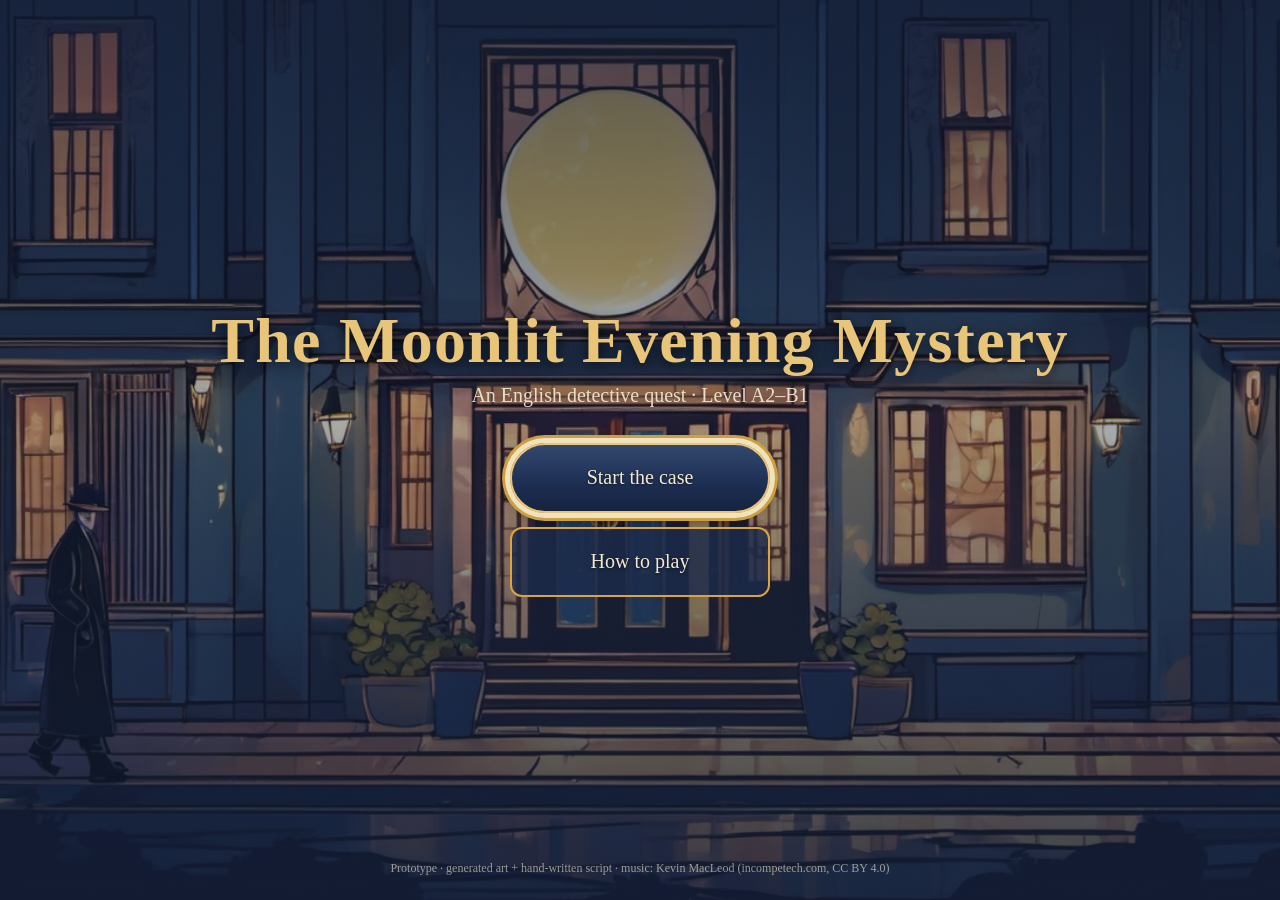
<file: index.html>
<!DOCTYPE html>
<html lang="en">
<head>
<meta charset="UTF-8">
<meta name="viewport" content="width=device-width, initial-scale=1.0">
<title>The Moonlit Evening Mystery — English detective quest</title>
<link rel="icon" href="assets/UI_logo_emblem.png">
<link rel="stylesheet" href="style.css?v=11">
</head>
<body>

<!-- ===== Title screen ===== -->
<section id="titleScreen" class="screen">
  <img class="bg-img" src="assets/UI_title.png" alt="">
  <div class="title-overlay">
    <h1>The Moonlit Evening Mystery</h1>
    <p class="subtitle">An English detective quest · Level A2–B1</p>
    <div class="title-buttons">
      <button id="btnStart" class="big-btn">Start the case</button>
      <button id="btnContinue" class="big-btn ghost" hidden>Continue</button>
      <button id="btnAbout" class="big-btn ghost">How to play</button>
    </div>
    <p class="credits">Prototype · generated art + hand-written script · music: Kevin MacLeod (incompetech.com, CC BY 4.0)</p>
  </div>
</section>

<!-- ===== Game screen ===== -->
<section id="gameScreen" class="screen" hidden>
  <div id="bgLayer">
    <img id="bg" alt="">
    <div id="hotspots"></div>
  </div>
  <div id="sprites"></div>

  <header id="topbar">
    <button id="btnHome" class="icon-btn" title="Back to title">
      <svg viewBox="0 0 24 24" width="22" height="22"><path fill="currentColor" d="M12 3 2 12h3v8h6v-5h2v5h6v-8h3z"/></svg>
    </button>
    <div id="chapterLabel"></div>
    <div class="topbar-right">
      <button id="btnMusic" class="icon-btn" title="Music on/off">
        <svg viewBox="0 0 24 24" width="22" height="22"><path fill="currentColor" d="M12 3v10.55A4 4 0 1 0 14 17V7h4V3h-6z"/></svg>
      </button>
      <button id="btnNotebook" class="icon-btn" title="Detective notebook">
        <svg viewBox="0 0 24 24" width="22" height="22"><path fill="currentColor" d="M6 2h11a2 2 0 0 1 2 2v16a2 2 0 0 1-2 2H6a2 2 0 0 1-2-2V4a2 2 0 0 1 2-2zm1 3v2h8V5H7zm0 4v2h8V9H7zm0 4v2h5v-2H7z"/></svg>
      </button>
      <button id="btnWatsonTop" class="icon-btn img-btn" title="Watson's hint">
        <img src="assets/UI_owl_hint.png" alt="Hints">
      </button>
      <button id="btnLang" class="icon-btn img-btn" title="Show Russian translation">
        <img src="assets/UI_translate_button.png" alt="Translate">
      </button>
    </div>
  </header>

  <div id="chapterCard"></div>

  <div id="choices"></div>

  <div id="dialogue" hidden>
    <div id="nameplate" hidden></div>
    <p id="lineText" class="line"></p>
    <p id="lineRu" class="ru-line" hidden></p>
    <button id="btnNext" title="Next" hidden>&#9660;</button>
  </div>

  <div id="watsonPopup" class="modal" hidden>
    <div class="modal-card watson-card">
      <img src="assets/CH_watson_owl.png" alt="Watson">
      <div>
        <h3>Watson says</h3>
        <p id="watsonText"></p>
      </div>
      <button id="watsonClose" class="big-btn small">Got it</button>
    </div>
  </div>

  <div id="notebookPanel" class="side-panel" hidden>
    <div class="side-head">
      <h2>Detective Notebook</h2>
      <button id="notebookClose" class="big-btn small">Close</button>
    </div>
    <div id="notebookBody"></div>
  </div>

  <div id="taskPanel" class="modal" hidden>
    <div class="modal-card task-card">
      <h3 id="taskTitle"></h3>
      <p class="task-hint" id="taskHint"></p>
      <div id="taskBody"></div>
    </div>
  </div>

  <div id="toast" class="toast" hidden></div>
</section>

<!-- ===== End screen ===== -->
<section id="endScreen" class="screen" hidden>
  <img class="bg-img" src="assets/SC_final_group.png" alt="">
  <div class="end-overlay">
    <h1>Case Closed</h1>
    <p class="subtitle">You found the painting and named the thief.</p>
    <div id="endBadges" class="badges"></div>
    <div class="title-buttons">
      <button id="btnRestart" class="big-btn">Play again</button>
      <button id="btnEndTitle" class="big-btn ghost">Title screen</button>
    </div>
  </div>
</section>

<!-- About modal (title screen) -->
<div id="aboutModal" class="modal" hidden>
  <div class="modal-card">
    <h3>How to play</h3>
    <p>Read the dialogue and choose the best answer. If you make a mistake, Watson the owl explains the rule — and you can try again.</p>
    <p>In clue scenes, move the magnifying glass over the picture and click on suspicious things.</p>
    <p>The notebook keeps your clues. The globe button shows the Russian translation of the current line.</p>
    <p class="ru">Читай диалоги и выбирай лучший ответ. Сова Уотсон объяснит ошибку — попробовать можно снова. В сценах поиска кликай по подозрительным местам. Блокнот хранит улики, кнопка с глобусом — перевод.</p>
    <button id="btnAboutClose" class="big-btn small">Got it</button>
  </div>
</div>

<script src="js/story.js?v=11"></script>
<script src="js/app.js?v=11"></script>
</body>
</html>
</file>
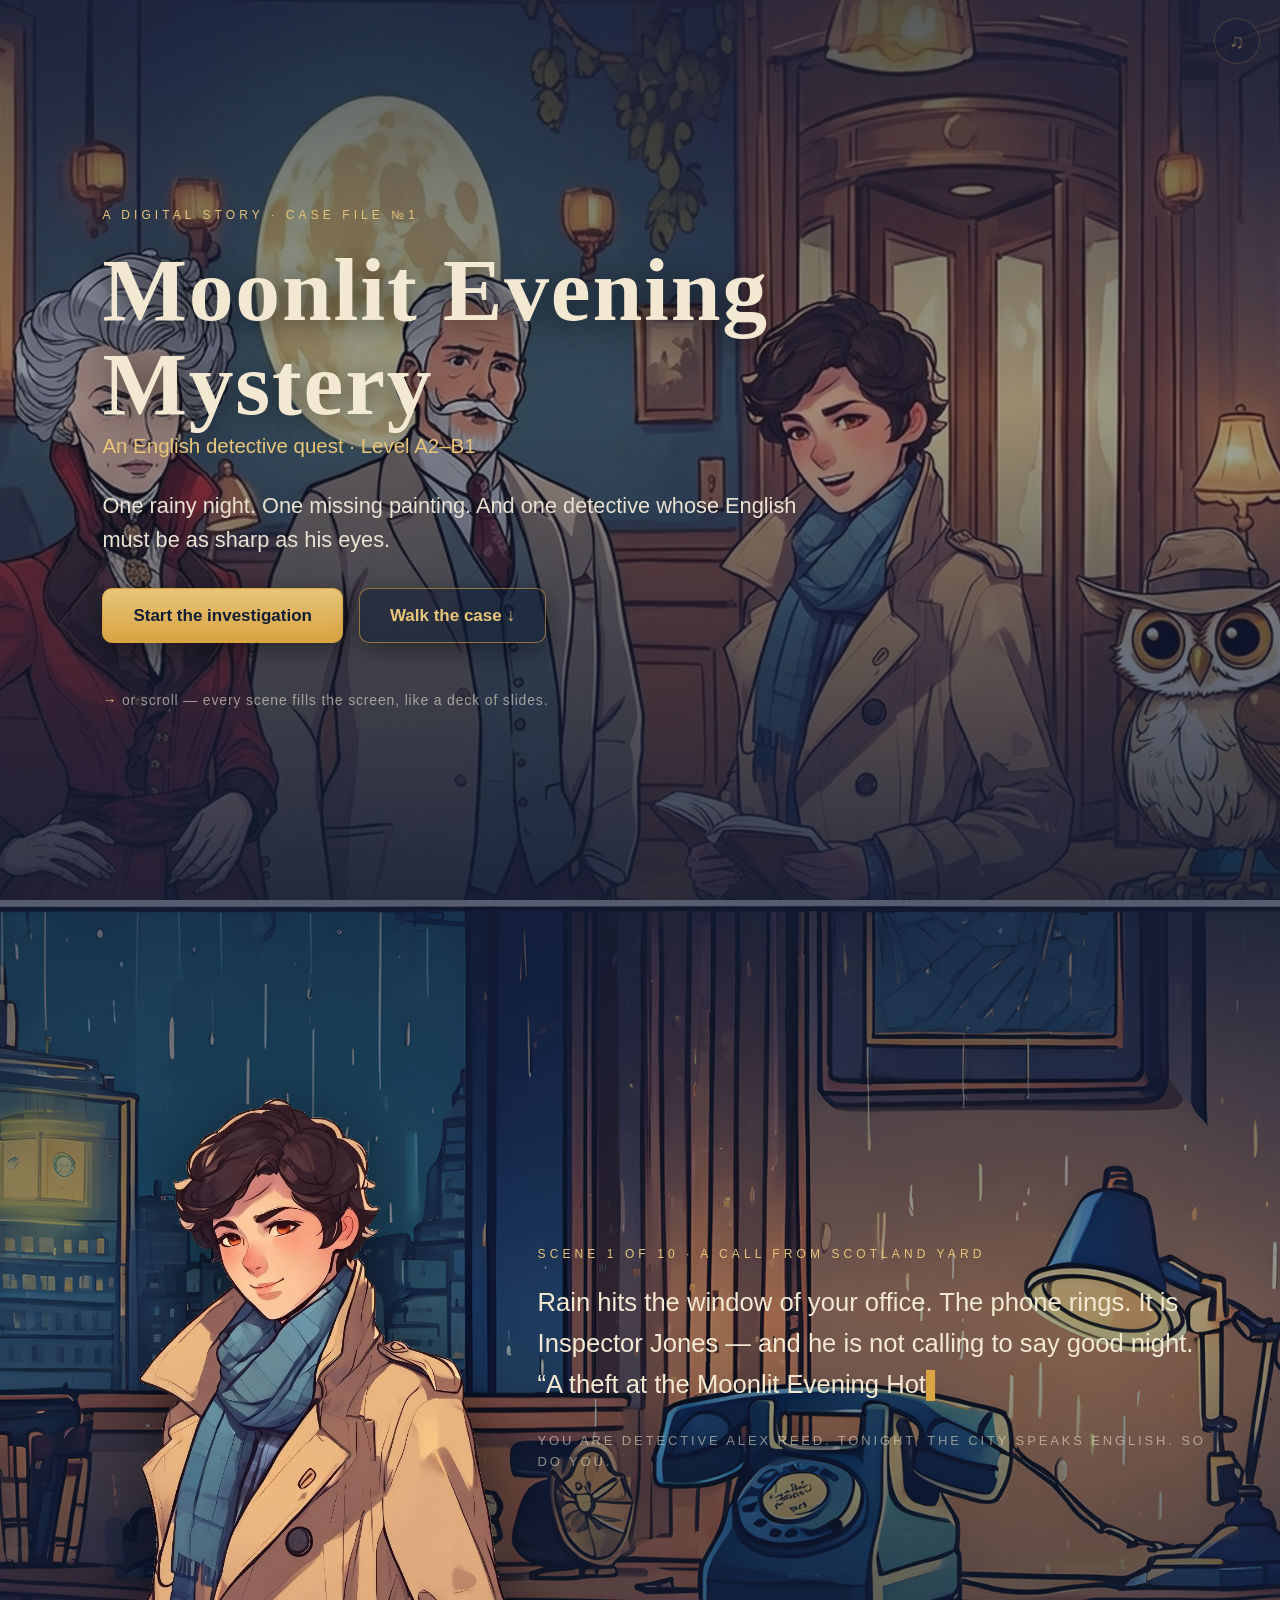
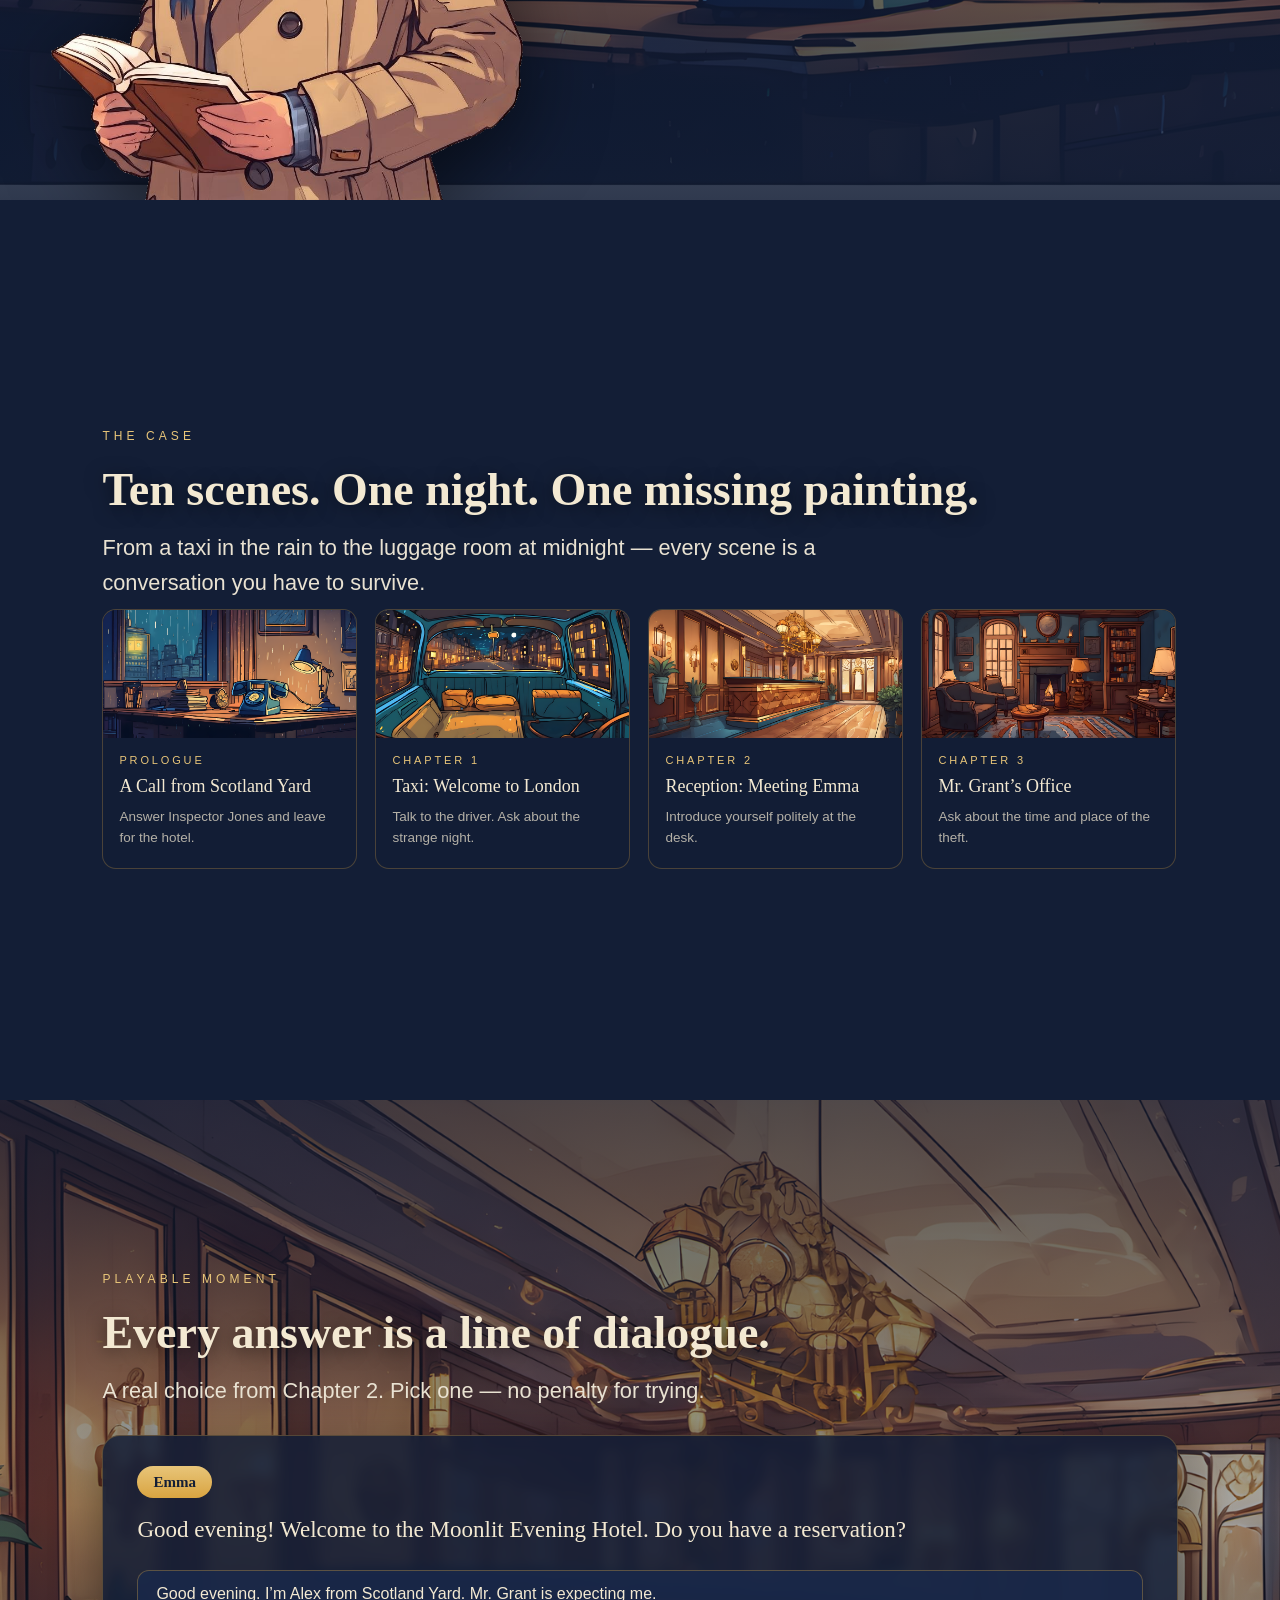
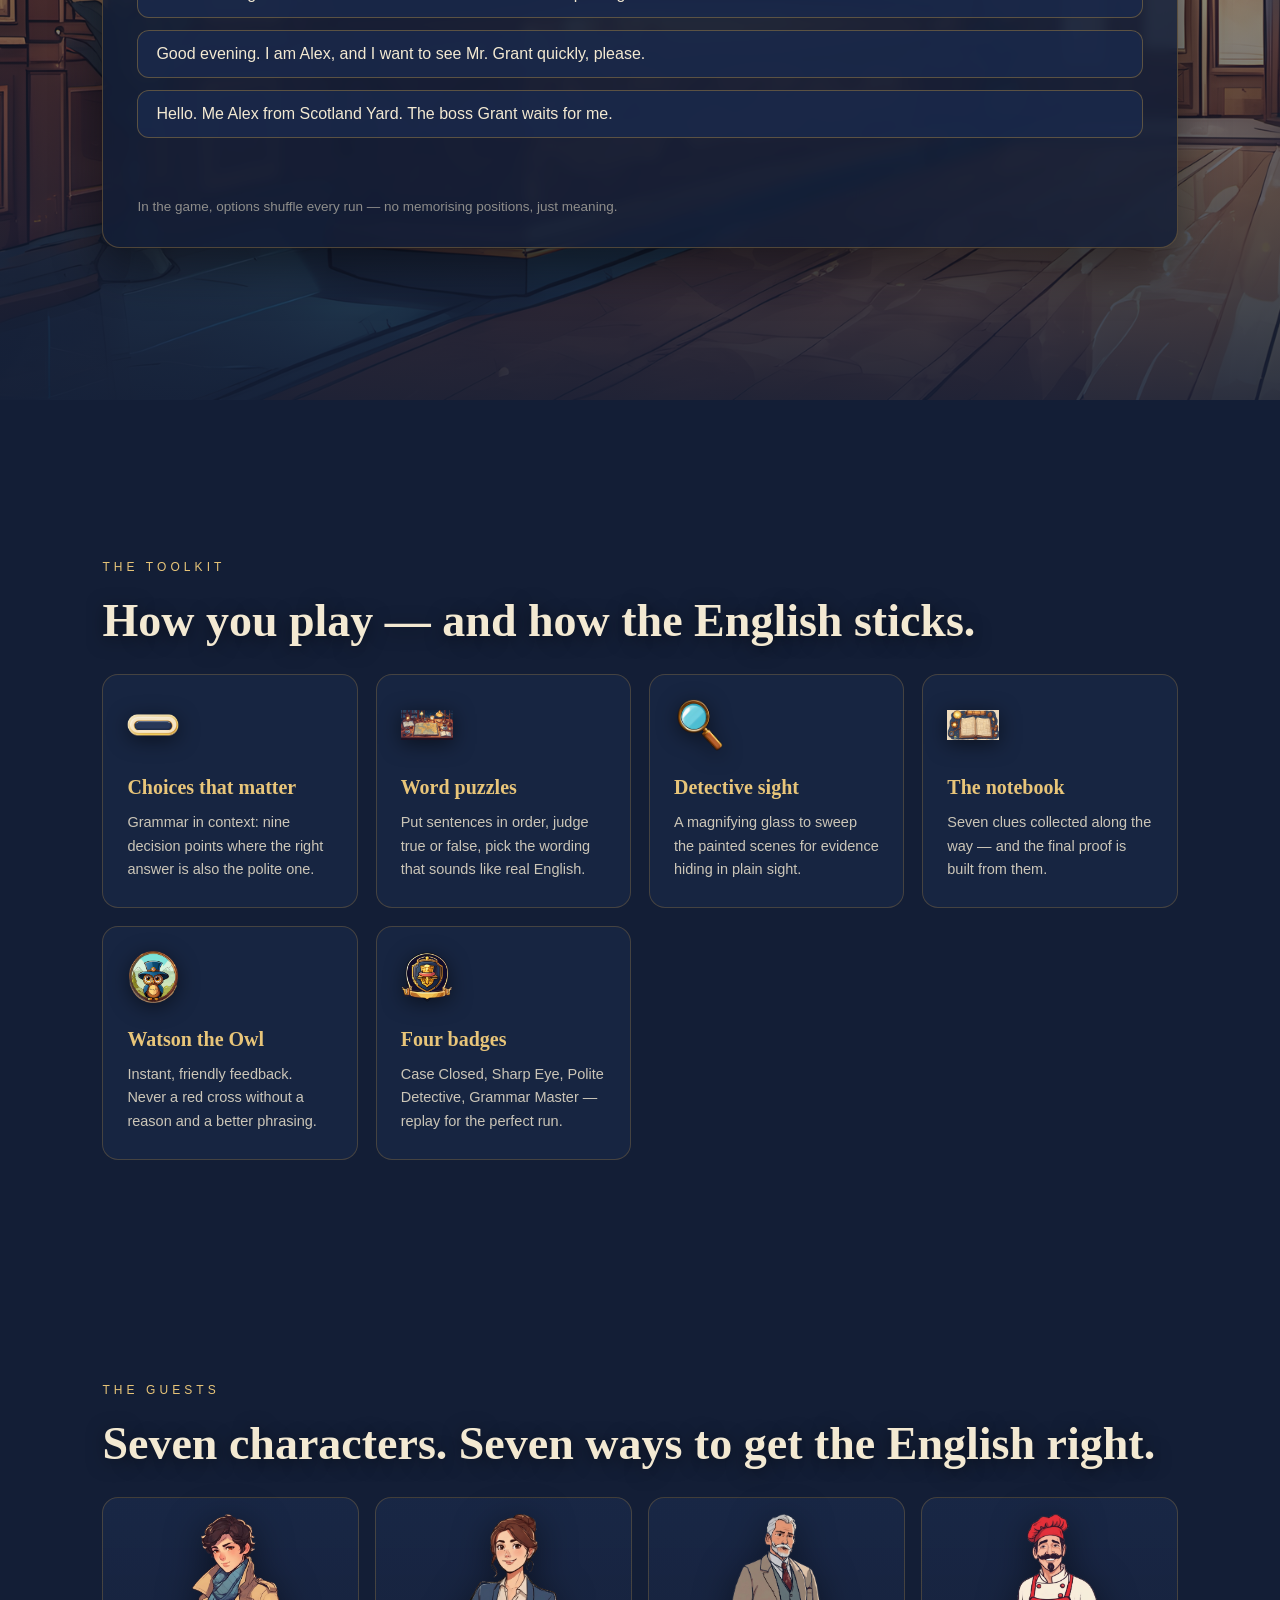
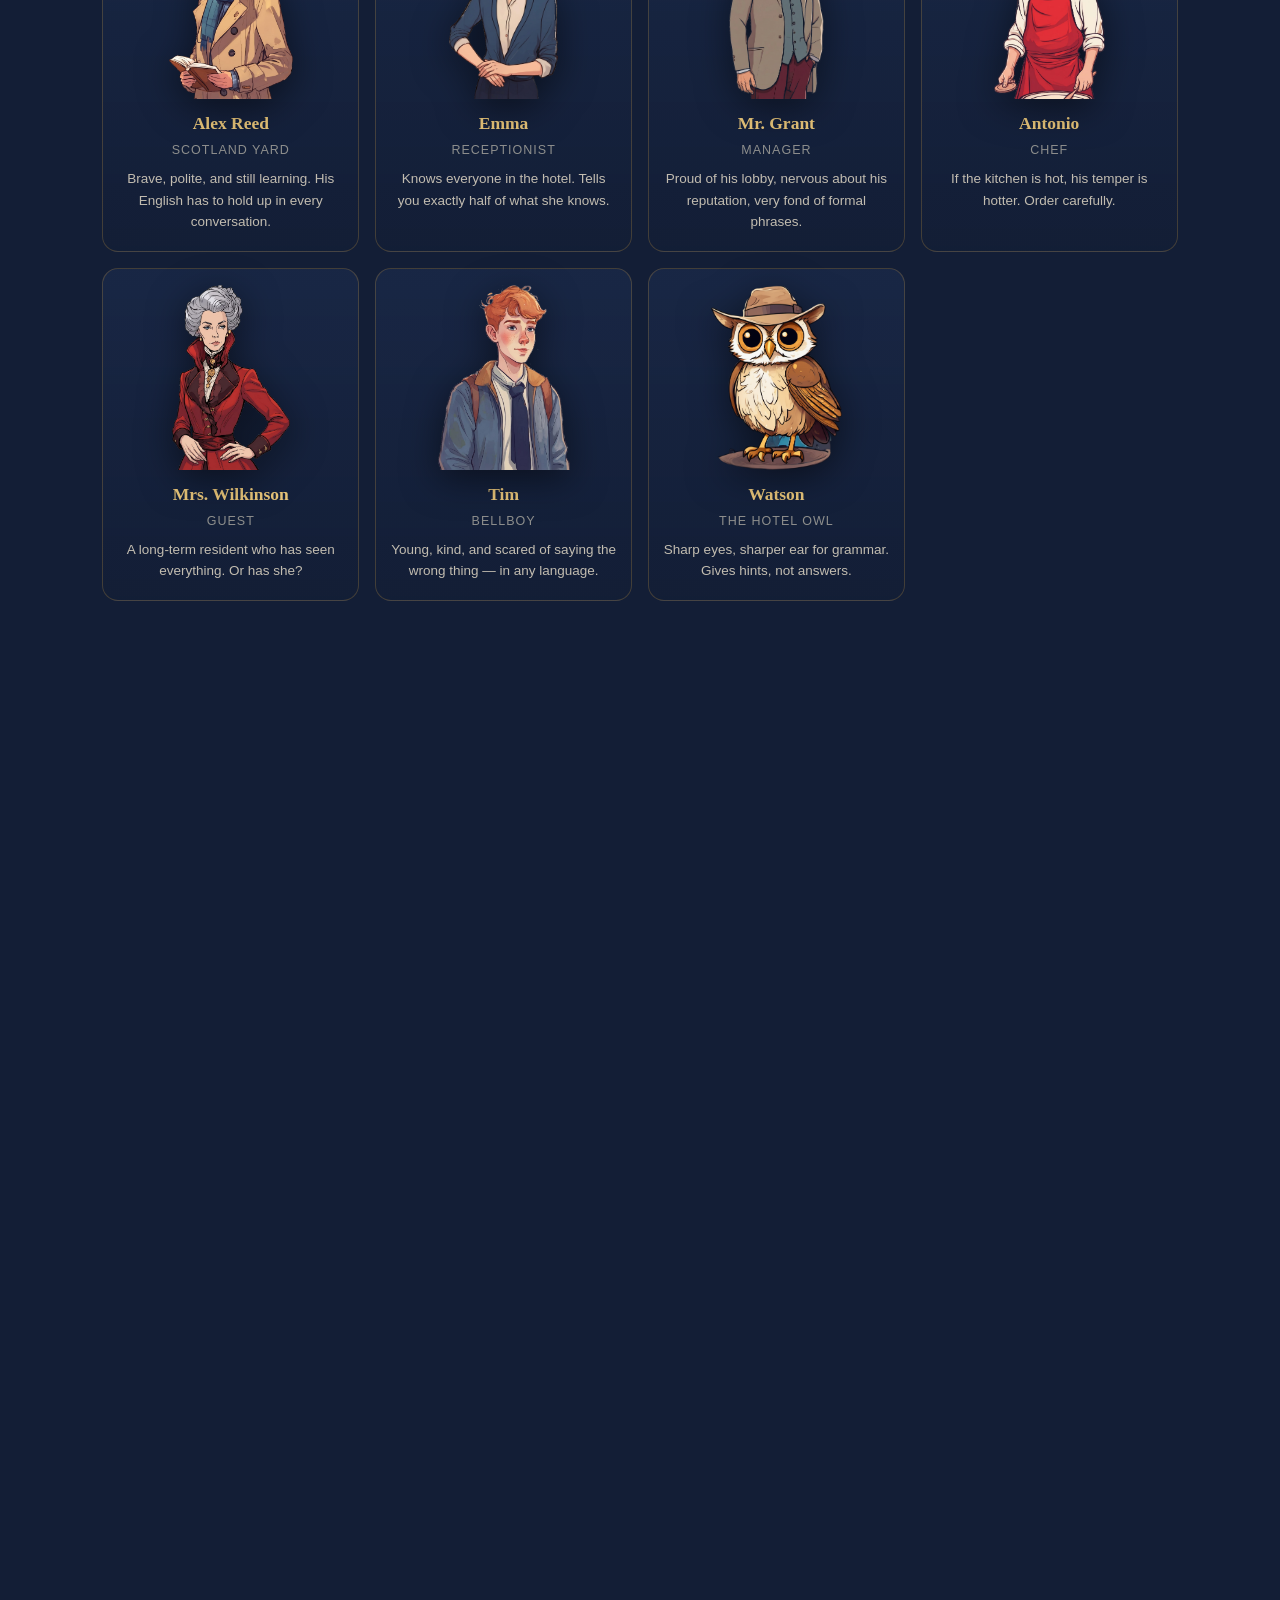
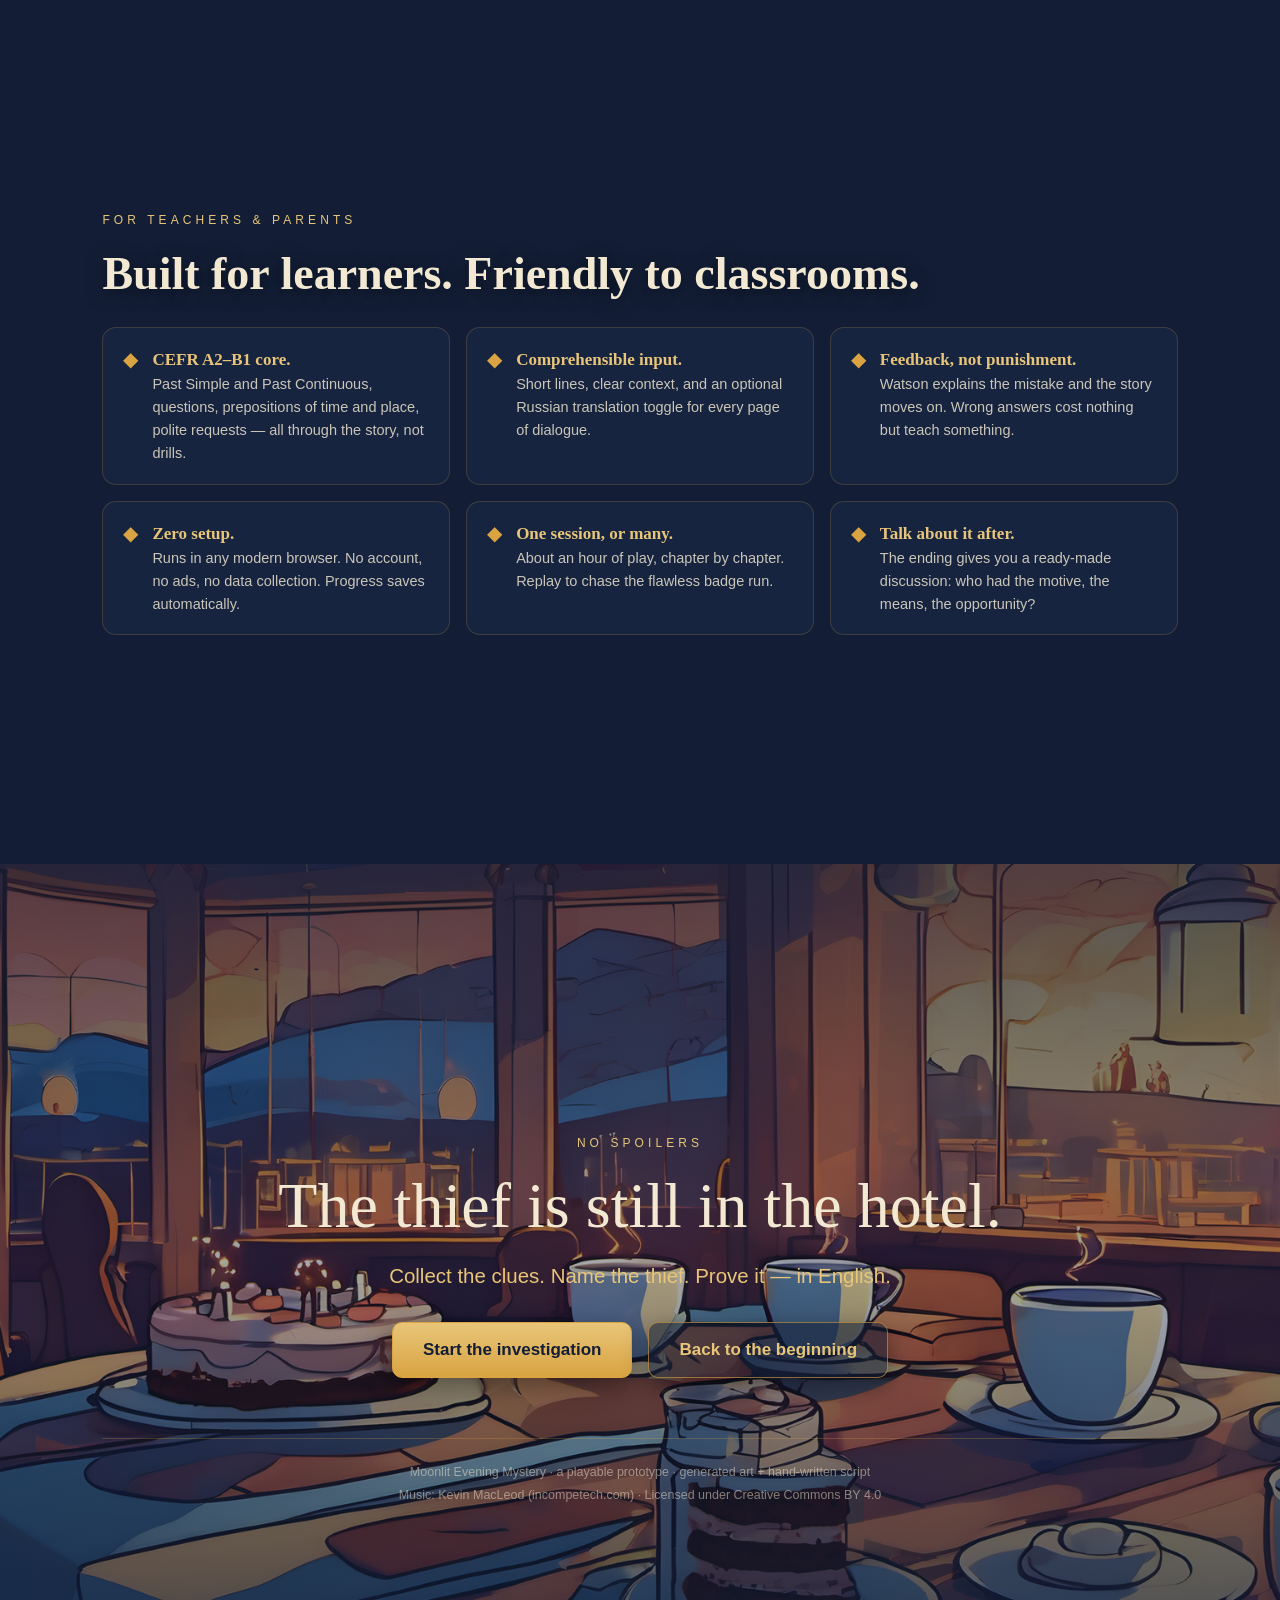
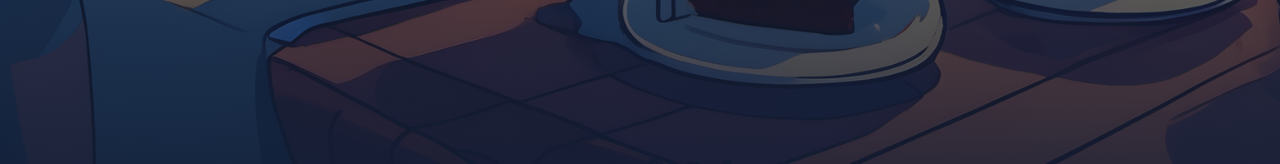
<file: story/index.html>
<!DOCTYPE html>
<html lang="en">
<head>
<meta charset="UTF-8">
<meta name="viewport" content="width=device-width, initial-scale=1.0">
<title>Moonlit Evening Mystery — A Digital Story</title>
<style>
  :root {
    --navy: #1b2a4a;
    --navy-dark: #131e36;
    --gold: #d9a441;
    --gold-soft: #e8c579;
    --cream: #f3e9d2;
    --red: #a63a3a;
    --ok: #3f8f5a;
    --bad: #b4453c;
  }
  * { margin: 0; padding: 0; box-sizing: border-box; }
  html { scroll-snap-type: y proximity; scroll-behavior: smooth; }
  body {
    background: var(--navy-dark);
    color: var(--cream);
    font-family: "Segoe UI", -apple-system, BlinkMacSystemFont, Roboto, Arial, sans-serif;
    font-size: 17px;
    line-height: 1.6;
    overflow-x: hidden;
  }
  .serif { font-family: Georgia, "Times New Roman", serif; }

  #progress {
    position: fixed; top: 0; left: 0; height: 4px; width: 0%;
    background: linear-gradient(90deg, var(--gold), var(--gold-soft));
    z-index: 50; transition: width .15s linear;
  }
  #musicBtn {
    position: fixed; top: 18px; right: 20px; z-index: 50;
    width: 46px; height: 46px; border-radius: 50%;
    border: 1px solid rgba(217,164,65,.55);
    background: rgba(19,30,54,.72); color: var(--gold-soft);
    font-size: 20px; cursor: pointer; backdrop-filter: blur(4px);
    transition: opacity .3s, transform .2s;
  }
  #musicBtn:hover { transform: scale(1.06); }
  #musicBtn.off { opacity: .38; }

  .slide {
    position: relative; min-height: 100vh; scroll-snap-align: start;
    display: flex; flex-direction: column; justify-content: center;
    padding: 9vh 8vw 7vh; overflow: hidden;
  }
  .bgimg {
    position: absolute; inset: 0; width: 100%; height: 100%;
    object-fit: cover; object-position: center 35%;
    z-index: 0;
  }
  .veil {
    position: absolute; inset: 0; z-index: 1;
    background: linear-gradient(180deg, rgba(19,30,54,.72) 0%, rgba(19,30,54,.38) 45%, rgba(19,30,54,.88) 100%);
  }
  .content { position: relative; z-index: 2; max-width: 1100px; margin: 0 auto; width: 100%; }

  .eyebrow {
    letter-spacing: .34em; text-transform: uppercase; font-size: 12px;
    color: var(--gold-soft); margin-bottom: 18px;
  }
  h1 {
    font-size: clamp(42px, 7vw, 92px); line-height: 1.04; letter-spacing: .02em;
    color: var(--cream); text-shadow: 0 4px 30px rgba(0,0,0,.55);
  }
  h2 {
    font-size: clamp(28px, 3.6vw, 46px); line-height: 1.15; margin-bottom: 14px;
    text-shadow: 0 3px 18px rgba(0,0,0,.5);
  }
  .sub { color: var(--gold-soft); font-size: clamp(16px, 1.6vw, 21px); margin-bottom: 26px; }
  .lead { font-size: clamp(17px, 1.7vw, 22px); max-width: 720px; color: #e9e2d2; }

  .btn {
    display: inline-block; cursor: pointer; text-decoration: none;
    border: 1px solid var(--gold); color: var(--navy-dark);
    background: linear-gradient(180deg, var(--gold-soft), var(--gold));
    padding: 13px 30px; border-radius: 10px; font-size: 17px; font-weight: 600;
    box-shadow: 0 8px 26px rgba(0,0,0,.4); transition: transform .18s, box-shadow .18s;
  }
  .btn:hover { transform: translateY(-2px); box-shadow: 0 12px 30px rgba(0,0,0,.5); }
  .btn.ghost { background: rgba(19,30,54,.55); color: var(--gold-soft); border-color: rgba(217,164,65,.6); }
  .btnrow { display: flex; gap: 16px; flex-wrap: wrap; margin-top: 30px; }

  .hint {
    margin-top: 46px; font-size: 14px; color: rgba(243,233,210,.6); letter-spacing: .06em;
  }
  .hint b { color: var(--gold-soft); }

  /* hook */
  .hook-sprite {
    position: absolute; left: 4vw; bottom: 0; height: 78vh; max-height: 860px;
    z-index: 2; filter: drop-shadow(0 18px 40px rgba(0,0,0,.55));
    pointer-events: none;
  }
  .hook-text { margin-left: 34vw; width: min(54vw, 800px); padding-right: 12px; }
  .type-line { font-size: clamp(19px, 2vw, 26px); min-height: 4.6em; }
  .type-line .cursor { color: var(--gold); animation: blink 1s step-end infinite; }
  @keyframes blink { 50% { opacity: 0; } }
  .hook-tag { margin-top: 26px; font-size: 13px; letter-spacing: .22em; text-transform: uppercase; color: rgba(243,233,210,.55); }

  /* chapter strip */
  .strip {
    display: flex; gap: 18px; overflow-x: auto; padding: 8px 4px 22px;
    scroll-snap-type: x mandatory; -webkit-overflow-scrolling: touch;
  }
  .strip::-webkit-scrollbar { height: 8px; }
  .strip::-webkit-scrollbar-thumb { background: rgba(217,164,65,.4); border-radius: 4px; }
  .chcard {
    min-width: 255px; max-width: 255px; scroll-snap-align: start;
    background: rgba(19,30,54,.82); border: 1px solid rgba(217,164,65,.28);
    border-radius: 14px; overflow: hidden; transition: transform .2s, border-color .2s;
  }
  .chcard:hover { transform: translateY(-5px); border-color: var(--gold); }
  .chcard img { width: 100%; height: 128px; object-fit: cover; display: block; }
  .chcard .cc-body { padding: 14px 16px 18px; }
  .chcard .cc-num { font-size: 11px; letter-spacing: .26em; text-transform: uppercase; color: var(--gold-soft); }
  .chcard .cc-title { font-family: Georgia, serif; font-size: 18px; margin: 6px 0 8px; line-height: 1.25; }
  .chcard .cc-obj { font-size: 13.5px; color: rgba(243,233,210,.72); }

  /* demo */
  .panel {
    background: rgba(19,30,54,.86); border: 1px solid rgba(217,164,65,.3);
    border-radius: 18px; padding: 30px 34px; backdrop-filter: blur(6px);
    box-shadow: 0 18px 50px rgba(0,0,0,.45);
  }
  .nameplate {
    display: inline-block; font-family: Georgia, serif; font-size: 15px;
    color: var(--navy-dark); background: linear-gradient(180deg, var(--gold-soft), var(--gold));
    padding: 4px 16px; border-radius: 999px; margin-bottom: 14px; font-weight: 700;
  }
  .demo-line { font-size: clamp(18px, 1.9vw, 23px); margin-bottom: 22px; font-family: Georgia, serif; }
  .demo-opts { display: flex; flex-direction: column; gap: 12px; }
  .opt {
    text-align: left; cursor: pointer; font-size: 16px; color: var(--cream);
    background: rgba(27,42,74,.85); border: 1px solid rgba(217,164,65,.35);
    border-radius: 12px; padding: 14px 18px; transition: background .15s, border-color .15s, transform .1s;
  }
  .opt:hover { border-color: var(--gold); transform: translateX(4px); }
  .opt.ok { border-color: var(--ok); background: rgba(63,143,90,.22); }
  .opt.bad { border-color: var(--bad); background: rgba(180,69,60,.2); }
  .opt:disabled { cursor: default; }
  .opt:disabled:hover { transform: none; }
  .demo-fb { margin-top: 18px; font-size: 15.5px; min-height: 1.5em; color: var(--gold-soft); }
  .demo-note { margin-top: 16px; font-size: 13.5px; color: rgba(243,233,210,.55); }

  /* toolkit */
  .grid { display: grid; grid-template-columns: repeat(auto-fit, minmax(250px, 1fr)); gap: 18px; margin-top: 26px; }
  .card {
    background: rgba(27,42,74,.6); border: 1px solid rgba(217,164,65,.24);
    border-radius: 16px; padding: 24px 24px 26px; transition: transform .2s, border-color .2s;
  }
  .card:hover { transform: translateY(-4px); border-color: rgba(217,164,65,.65); }
  .card img.ico { width: 52px; height: 52px; object-fit: contain; margin-bottom: 12px; filter: drop-shadow(0 4px 10px rgba(0,0,0,.5)); }
  .card h3 { font-family: Georgia, serif; font-size: 20px; margin-bottom: 8px; color: var(--gold-soft); }
  .card p { font-size: 14.5px; color: rgba(243,233,210,.82); }

  /* cast */
  .cast-grid { display: grid; grid-template-columns: repeat(auto-fit, minmax(205px, 1fr)); gap: 16px; margin-top: 26px; }
  .cast {
    background: linear-gradient(180deg, rgba(27,42,74,.75), rgba(19,30,54,.9));
    border: 1px solid rgba(217,164,65,.24); border-radius: 16px;
    padding: 16px 14px 18px; text-align: center; transition: transform .2s, border-color .2s;
  }
  .cast:hover { transform: translateY(-5px); border-color: var(--gold); }
  .cast img { height: 185px; max-width: 100%; object-fit: contain; display: block; margin: 0 auto 10px; filter: drop-shadow(0 8px 18px rgba(0,0,0,.5)); }
  .cast b { display: block; font-family: Georgia, serif; font-size: 17.5px; color: var(--gold-soft); }
  .cast i { display: block; font-size: 12.5px; letter-spacing: .08em; text-transform: uppercase; color: rgba(243,233,210,.55); font-style: normal; margin: 3px 0 8px; }
  .cast p { font-size: 13.5px; color: rgba(243,233,210,.78); }

  /* case file */
  .stats { display: flex; flex-wrap: wrap; gap: 14px; margin-top: 24px; }
  .stat {
    flex: 1 1 130px; background: rgba(27,42,74,.65); border: 1px solid rgba(217,164,65,.26);
    border-radius: 14px; padding: 16px 18px; text-align: center;
  }
  .stat b { display: block; font-family: Georgia, serif; font-size: 34px; color: var(--gold); line-height: 1.1; }
  .stat span { font-size: 12.5px; letter-spacing: .12em; text-transform: uppercase; color: rgba(243,233,210,.62); }
  .board { display: flex; flex-wrap: wrap; gap: 20px; margin-top: 30px; justify-content: center; }
  .polaroid {
    width: 158px; background: var(--cream); border-radius: 6px; padding: 9px 9px 12px;
    box-shadow: 0 14px 34px rgba(0,0,0,.5); position: relative;
  }
  .polaroid:nth-child(odd) { transform: rotate(-2.4deg); }
  .polaroid:nth-child(even) { transform: rotate(2deg); }
  .polaroid:hover { transform: rotate(0deg) scale(1.05); transition: transform .2s; z-index: 3; }
  .polaroid img { width: 100%; height: 118px; object-fit: contain; background: #efe6cf; border-radius: 3px; display: block; }
  .polaroid figcaption { color: #4a3a28; font-family: Georgia, serif; font-size: 13.5px; text-align: center; padding-top: 8px; }
  .tape {
    position: absolute; top: -9px; left: 50%; width: 76px; height: 20px;
    transform: translateX(-50%) rotate(-3deg);
    background: rgba(232,197,121,.5); border-left: 1px dashed rgba(74,58,40,.35); border-right: 1px dashed rgba(74,58,40,.35);
  }

  /* teachers */
  .tv-list { display: grid; grid-template-columns: repeat(auto-fit, minmax(300px, 1fr)); gap: 16px; margin-top: 26px; }
  .tv {
    display: flex; gap: 14px; background: rgba(27,42,74,.55);
    border: 1px solid rgba(217,164,65,.2); border-radius: 14px; padding: 18px 20px;
  }
  .tv .dot { color: var(--gold); font-size: 20px; line-height: 1.3; }
  .tv b { font-family: Georgia, serif; color: var(--gold-soft); }
  .tv p { font-size: 14.5px; color: rgba(243,233,210,.82); }

  /* close */
  .close-wrap { text-align: center; }
  .close-wrap .serif { font-size: clamp(34px, 5vw, 66px); line-height: 1.1; }
  .close-wrap .sub { margin-top: 18px; }
  footer {
    position: relative; z-index: 2; margin-top: 60px; padding: 22px 0 4px;
    border-top: 1px solid rgba(217,164,65,.25);
    font-size: 12.5px; color: rgba(243,233,210,.5); text-align: center; line-height: 1.9;
  }

  .rv { opacity: 0; transform: translateY(26px); transition: opacity .7s ease, transform .7s ease; }
  .rv.in { opacity: 1; transform: none; }
  @media (prefers-reduced-motion: reduce) {
    .rv { transition: none; opacity: 1; transform: none; }
    html { scroll-behavior: auto; }
  }
  @media (max-width: 900px) {
    .hook-sprite { display: none; }
    .hook-text { margin-left: 0; width: auto; }
    .slide { padding: 8vh 6vw 6vh; }
  }
</style>
</head>
<body>

<div id="progress"></div>
<button id="musicBtn" class="off" title="Sound on / off" aria-label="Sound on/off">&#9835;</button>
<audio id="ost" src="../assets/music/comfortable_mystery.mp3" loop preload="metadata"></audio>

<!-- 1 · COVER -->
<section class="slide" id="cover">
  <img class="bgimg" src="../assets/SC_final_group.png" alt="The cast of Moonlit Evening Mystery">
  <div class="veil"></div>
  <div class="content rv">
    <div class="eyebrow">A digital story &middot; Case file &#8470;1</div>
    <h1 class="serif">Moonlit Evening<br>Mystery</h1>
    <p class="sub">An English detective quest &middot; Level A2&ndash;B1</p>
    <p class="lead">One rainy night. One missing painting. And one detective whose English must be as sharp as his eyes.</p>
    <div class="btnrow">
      <a class="btn" href="../index.html">Start the investigation</a>
      <a class="btn ghost" href="#hook">Walk the case &darr;</a>
    </div>
    <p class="hint"><b>&rarr;</b> or scroll &mdash; every scene fills the screen, like a deck of slides.</p>
  </div>
</section>

<!-- 2 · HOOK -->
<section class="slide" id="hook">
  <img class="bgimg" src="../assets/BG_prologue.png" alt="">
  <div class="veil"></div>
  <img class="hook-sprite" src="../assets/CH_alex.png" alt="Detective Alex Reed">
  <div class="content hook-text rv">
    <div class="eyebrow">Scene 1 of 10 &middot; A Call from Scotland Yard</div>
    <p class="type-line" id="typeLine"><span class="cursor">&#9612;</span></p>
    <div class="hook-tag">You are Detective Alex Reed. Tonight, the city speaks English. So do you.</div>
  </div>
</section>

<!-- 3 · THE CASE -->
<section class="slide" id="case">
  <div class="content">
    <div class="eyebrow rv">The case</div>
    <h2 class="serif rv">Ten scenes. One night. One missing painting.</h2>
    <p class="lead rv">From a taxi in the rain to the luggage room at midnight &mdash; every scene is a conversation you have to survive.</p>
    <div class="strip rv">
      <article class="chcard"><img src="../assets/BG_prologue.png" alt="" loading="lazy"><div class="cc-body"><div class="cc-num">Prologue</div><div class="cc-title">A Call from Scotland Yard</div><div class="cc-obj">Answer Inspector Jones and leave for the hotel.</div></div></article>
      <article class="chcard"><img src="../assets/BG_taxi.png" alt="" loading="lazy"><div class="cc-body"><div class="cc-num">Chapter 1</div><div class="cc-title">Taxi: Welcome to London</div><div class="cc-obj">Talk to the driver. Ask about the strange night.</div></div></article>
      <article class="chcard"><img src="../assets/BG_reception.png" alt="" loading="lazy"><div class="cc-body"><div class="cc-num">Chapter 2</div><div class="cc-title">Reception: Meeting Emma</div><div class="cc-obj">Introduce yourself politely at the desk.</div></div></article>
      <article class="chcard"><img src="../assets/BG_office.png" alt="" loading="lazy"><div class="cc-body"><div class="cc-num">Chapter 3</div><div class="cc-title">Mr. Grant&rsquo;s Office</div><div class="cc-obj">Ask about the time and place of the theft.</div></div></article>
      <article class="chcard"><img src="../assets/BG_lobby_crime.png" alt="" loading="lazy"><div class="cc-body"><div class="cc-num">Chapter 4</div><div class="cc-title">The Lobby: Crime Scene</div><div class="cc-obj">Hunt the clues with your magnifying glass.</div></div></article>
      <article class="chcard"><img src="../assets/BG_restaurant.png" alt="" loading="lazy"><div class="cc-body"><div class="cc-num">Chapter 5</div><div class="cc-title">Restaurant and Kitchen: Antonio</div><div class="cc-obj">Order dinner. Check the chef&rsquo;s alibi.</div></div></article>
      <article class="chcard"><img src="../assets/BG_corridor.png" alt="" loading="lazy"><div class="cc-body"><div class="cc-num">Chapter 6</div><div class="cc-title">Corridor: Mrs. Wilkinson</div><div class="cc-obj">Ask about last night. Watch her coat.</div></div></article>
      <article class="chcard"><img src="../assets/BG_luggage_room.png" alt="" loading="lazy"><div class="cc-body"><div class="cc-num">Chapter 7</div><div class="cc-title">Luggage Room: Tim</div><div class="cc-obj">Make Tim feel safe. Find the hat box.</div></div></article>
      <article class="chcard"><img src="../assets/BG_lobby_crime.png" alt="" loading="lazy"><div class="cc-body"><div class="cc-num">Chapter 8</div><div class="cc-title">The Reveal</div><div class="cc-obj">Name the thief and prove it with three clues.</div></div></article>
      <article class="chcard"><img src="../assets/BG_epilogue.png" alt="" loading="lazy"><div class="cc-body"><div class="cc-num">Epilogue</div><div class="cc-title">Case Closed</div><div class="cc-obj">Enjoy the morning. You solved the case.</div></div></article>
    </div>
  </div>
</section>

<!-- 4 · DEMO -->
<section class="slide" id="demo">
  <img class="bgimg" src="../assets/BG_reception.png" alt="">
  <div class="veil"></div>
  <div class="content rv">
    <div class="eyebrow">Playable moment</div>
    <h2 class="serif">Every answer is a line of dialogue.</h2>
    <p class="lead">A real choice from Chapter 2. Pick one &mdash; no penalty for trying.</p>
    <div class="panel" style="margin-top:26px">
      <div class="nameplate">Emma</div>
      <div class="demo-line">Good evening! Welcome to the Moonlit Evening Hotel. Do you have a reservation?</div>
      <div class="demo-opts" id="demoOpts"></div>
      <div class="demo-fb" id="demoFb"></div>
      <div class="demo-note">In the game, options shuffle every run &mdash; no memorising positions, just meaning.</div>
    </div>
  </div>
</section>

<!-- 5 · TOOLKIT -->
<section class="slide" id="tools">
  <div class="content">
    <div class="eyebrow rv">The toolkit</div>
    <h2 class="serif rv">How you play &mdash; and how the English sticks.</h2>
    <div class="grid">
      <div class="card rv"><img class="ico" src="../assets/UI_choice_button.png" alt=""><h3>Choices that matter</h3><p>Grammar in context: nine decision points where the right answer is also the polite one.</p></div>
      <div class="card rv"><img class="ico" src="../assets/UI_case_map.png" alt=""><h3>Word puzzles</h3><p>Put sentences in order, judge true or false, pick the wording that sounds like real English.</p></div>
      <div class="card rv"><img class="ico" src="../assets/UI_magnifier_cursor.png" alt=""><h3>Detective sight</h3><p>A magnifying glass to sweep the painted scenes for evidence hiding in plain sight.</p></div>
      <div class="card rv"><img class="ico" src="../assets/UI_notebook.png" alt=""><h3>The notebook</h3><p>Seven clues collected along the way &mdash; and the final proof is built from them.</p></div>
      <div class="card rv"><img class="ico" src="../assets/UI_owl_hint.png" alt=""><h3>Watson the Owl</h3><p>Instant, friendly feedback. Never a red cross without a reason and a better phrasing.</p></div>
      <div class="card rv"><img class="ico" src="../assets/UI_badge_case_closed.png" alt=""><h3>Four badges</h3><p>Case Closed, Sharp Eye, Polite Detective, Grammar Master &mdash; replay for the perfect run.</p></div>
    </div>
  </div>
</section>

<!-- 6 · CAST -->
<section class="slide" id="cast">
  <div class="content">
    <div class="eyebrow rv">The guests</div>
    <h2 class="serif rv">Seven characters. Seven ways to get the English right.</h2>
    <div class="cast-grid">
      <div class="cast rv"><img src="../assets/CH_alex.png" alt="Alex" loading="lazy"><b>Alex Reed</b><i>Scotland Yard</i><p>Brave, polite, and still learning. His English has to hold up in every conversation.</p></div>
      <div class="cast rv"><img src="../assets/CH_emma.png" alt="Emma" loading="lazy"><b>Emma</b><i>Receptionist</i><p>Knows everyone in the hotel. Tells you exactly half of what she knows.</p></div>
      <div class="cast rv"><img src="../assets/CH_grant.png" alt="Mr. Grant" loading="lazy"><b>Mr. Grant</b><i>Manager</i><p>Proud of his lobby, nervous about his reputation, very fond of formal phrases.</p></div>
      <div class="cast rv"><img src="../assets/CH_antonio.png" alt="Antonio" loading="lazy"><b>Antonio</b><i>Chef</i><p>If the kitchen is hot, his temper is hotter. Order carefully.</p></div>
      <div class="cast rv"><img src="../assets/CH_wilkinson.png" alt="Mrs. Wilkinson" loading="lazy"><b>Mrs. Wilkinson</b><i>Guest</i><p>A long-term resident who has seen everything. Or has she?</p></div>
      <div class="cast rv"><img src="../assets/CH_tim.png" alt="Tim" loading="lazy"><b>Tim</b><i>Bellboy</i><p>Young, kind, and scared of saying the wrong thing &mdash; in any language.</p></div>
      <div class="cast rv"><img src="../assets/CH_watson_owl.png" alt="Watson" loading="lazy"><b>Watson</b><i>The hotel owl</i><p>Sharp eyes, sharper ear for grammar. Gives hints, not answers.</p></div>
    </div>
  </div>
</section>

<!-- 7 · CASE FILE -->
<section class="slide" id="file">
  <div class="content">
    <div class="eyebrow rv">Evidence board</div>
    <h2 class="serif rv">The case file, by the numbers.</h2>
    <div class="stats rv">
      <div class="stat"><b>10</b><span>scenes</span></div>
      <div class="stat"><b>9</b><span>dialogue choices</span></div>
      <div class="stat"><b>7</b><span>clues</span></div>
      <div class="stat"><b>4</b><span>badges</span></div>
      <div class="stat"><b>5</b><span>melodies</span></div>
      <div class="stat"><b>~1h</b><span>of play</span></div>
    </div>
    <div class="board rv">
      <figure class="polaroid"><span class="tape"></span><img src="../assets/OBJ_red_thread.png" alt="" loading="lazy"><figcaption>red thread</figcaption></figure>
      <figure class="polaroid"><span class="tape"></span><img src="../assets/OBJ_footprints.png" alt="" loading="lazy"><figcaption>wet footprints</figcaption></figure>
      <figure class="polaroid"><span class="tape"></span><img src="../assets/OBJ_broken_glass.png" alt="" loading="lazy"><figcaption>broken glass</figcaption></figure>
      <figure class="polaroid"><span class="tape"></span><img src="../assets/OBJ_receipt.png" alt="" loading="lazy"><figcaption>the receipt</figcaption></figure>
      <figure class="polaroid"><span class="tape"></span><img src="../assets/OBJ_hat_box.png" alt="" loading="lazy"><figcaption>the hat box</figcaption></figure>
      <figure class="polaroid"><span class="tape"></span><img src="../assets/OBJ_empty_frame.png" alt="" loading="lazy"><figcaption>empty frame</figcaption></figure>
      <figure class="polaroid"><span class="tape"></span><img src="../assets/OBJ_painting.png" alt="" loading="lazy"><figcaption>the painting</figcaption></figure>
    </div>
  </div>
</section>

<!-- 8 · TEACHERS -->
<section class="slide" id="teachers">
  <div class="content">
    <div class="eyebrow rv">For teachers &amp; parents</div>
    <h2 class="serif rv">Built for learners. Friendly to classrooms.</h2>
    <div class="tv-list">
      <div class="tv rv"><span class="dot">&#9670;</span><div><b>CEFR A2&ndash;B1 core.</b><p>Past Simple and Past Continuous, questions, prepositions of time and place, polite requests &mdash; all through the story, not drills.</p></div></div>
      <div class="tv rv"><span class="dot">&#9670;</span><div><b>Comprehensible input.</b><p>Short lines, clear context, and an optional Russian translation toggle for every page of dialogue.</p></div></div>
      <div class="tv rv"><span class="dot">&#9670;</span><div><b>Feedback, not punishment.</b><p>Watson explains the mistake and the story moves on. Wrong answers cost nothing but teach something.</p></div></div>
      <div class="tv rv"><span class="dot">&#9670;</span><div><b>Zero setup.</b><p>Runs in any modern browser. No account, no ads, no data collection. Progress saves automatically.</p></div></div>
      <div class="tv rv"><span class="dot">&#9670;</span><div><b>One session, or many.</b><p>About an hour of play, chapter by chapter. Replay to chase the flawless badge run.</p></div></div>
      <div class="tv rv"><span class="dot">&#9670;</span><div><b>Talk about it after.</b><p>The ending gives you a ready-made discussion: who had the motive, the means, the opportunity?</p></div></div>
    </div>
  </div>
</section>

<!-- 9 · CLOSE -->
<section class="slide" id="play">
  <img class="bgimg" src="../assets/BG_epilogue.png" alt="">
  <div class="veil"></div>
  <div class="content close-wrap rv">
    <div class="eyebrow">No spoilers</div>
    <p class="serif">The thief is still in the hotel.</p>
    <p class="sub">Collect the clues. Name the thief. Prove it &mdash; in English.</p>
    <div class="btnrow" style="justify-content:center">
      <a class="btn" href="../index.html">Start the investigation</a>
      <a class="btn ghost" href="#cover">Back to the beginning</a>
    </div>
    <footer>
      Moonlit Evening Mystery &middot; a playable prototype &middot; generated art + hand-written script<br>
      Music: Kevin MacLeod (incompetech.com) &middot; Licensed under Creative Commons BY 4.0
    </footer>
  </div>
</section>

<script>
(function () {
  var $ = function (id) { return document.getElementById(id); };

  var HOOK_LINE = "Rain hits the window of your office. The phone rings. It is Inspector Jones \u2014 and he is not calling to say good night. \u201cA theft at the Moonlit Evening Hotel. A painting is gone. Go there, Alex \u2014 and mind your English. London listens.\u201d";

  function revealAll() {
    Array.prototype.forEach.call(document.querySelectorAll(".rv"), function (r) { r.classList.add("in"); });
    typed = true;
    var tl = document.getElementById("typeLine");
    if (tl) { tl.textContent = HOOK_LINE; }
  }

  function jumpTo(id) {
    var el = document.getElementById(id);
    if (!el) { return; }
    revealAll();
    document.documentElement.style.scrollBehavior = "auto";
    window.scrollTo(0, el.offsetTop);
    setTimeout(function () { document.documentElement.style.scrollBehavior = ""; }, 1200);
  }

  function singleSection(id) {
    var el = document.getElementById(id);
    if (!el) { return; }
    Array.prototype.forEach.call(document.querySelectorAll(".slide"), function (s) {
      if (s !== el) { s.style.display = "none"; }
    });
    document.documentElement.style.scrollSnapType = "none";
    revealAll();
    var a = document.createElement("a");
    a.href = "./";
    a.textContent = "Open the full story \u2192";
    a.style.cssText = "position:fixed;right:18px;bottom:16px;z-index:60;color:#e8c579;background:rgba(19,30,54,.85);border:1px solid rgba(217,164,65,.5);border-radius:8px;padding:8px 14px;font-size:13px;text-decoration:none";
    document.body.appendChild(a);
  }

  var sMatch = /[?&]s=([a-z]+)/i.exec(location.search);
  var startId = (location.hash || "").replace("#", "") || (sMatch || [])[1];
  if (startId) {
    if (sMatch) {
      setTimeout(function () { singleSection(startId); }, 200);
    } else {
      requestAnimationFrame(function () { jumpTo(startId); });
    }
  }

  var progress = $("progress");
  function onScroll() {
    var h = document.documentElement;
    var max = h.scrollHeight - h.clientHeight;
    progress.style.width = (max > 0 ? (h.scrollTop / max) * 100 : 0) + "%";
  }
  window.addEventListener("scroll", onScroll, { passive: true });
  onScroll();

  var musicBtn = $("musicBtn");
  var ost = $("ost");
  ost.volume = 0.3;
  var musicOn = false;
  musicBtn.addEventListener("click", function () {
    musicOn = !musicOn;
    musicBtn.classList.toggle("off", !musicOn);
    if (musicOn) {
      var p = ost.play();
      if (p && p.catch) { p.catch(function () {}); }
    } else {
      ost.pause();
    }
  });

  var io = new IntersectionObserver(function (entries) {
    entries.forEach(function (e) {
      if (e.isIntersecting) { e.target.classList.add("in"); io.unobserve(e.target); }
    });
  }, { threshold: 0.18 });
  document.querySelectorAll(".rv").forEach(function (el) { io.observe(el); });

  var hookLine = HOOK_LINE;
  var typeLine = $("typeLine");
  var typed = false;
  var hookIO = new IntersectionObserver(function (entries) {
    entries.forEach(function (e) {
      if (!e.isIntersecting || typed) { return; }
      typed = true;
      hookIO.unobserve(e.target);
      var reduced = window.matchMedia("(prefers-reduced-motion: reduce)").matches;
      if (reduced) { typeLine.textContent = hookLine; return; }
      var i = 0;
      typeLine.innerHTML = '<span class="cursor">&#9612;</span>';
      var t = setInterval(function () {
        i += 2;
        typeLine.innerHTML = hookLine.slice(0, i) + '<span class="cursor">&#9612;</span>';
        if (i >= hookLine.length) { clearInterval(t); typeLine.textContent = hookLine; }
      }, 22);
    });
  }, { threshold: 0.4 });
  hookIO.observe($("hook"));

  var demoOpts = [
    { t: "Good evening. I\u2019m Alex from Scotland Yard. Mr. Grant is expecting me.", ok: true, fb: "\u2713 Clear and polite. Perfect. \u2014 Emma smiles: \u201cOh! The detective! Please, follow me.\u201d" },
    { t: "Good evening. I am Alex, and I want to see Mr. Grant quickly, please.", ok: false, fb: "\u2717 \u201cI want \u2026 quickly\u201d sounds demanding. Try: Mr. Grant is expecting me." },
    { t: "Hello. Me Alex from Scotland Yard. The boss Grant waits for me.", ok: false, fb: "\u2717 Full sentences: I am Alex\u2026 And not \u201cboss\u201d \u2014 say \u201cMr. Grant is expecting me\u201d." }
  ];
  var optsBox = $("demoOpts");
  var fbBox = $("demoFb");
  demoOpts.forEach(function (o) {
    var b = document.createElement("button");
    b.className = "opt";
    b.type = "button";
    b.textContent = o.t;
    b.addEventListener("click", function () {
      var buttons = Array.prototype.slice.call(optsBox.children);
      buttons.forEach(function (x, k) {
        x.disabled = true;
        if (demoOpts[k].ok) { x.classList.add("ok"); }
      });
      if (!o.ok) { b.classList.add("bad"); }
      fbBox.textContent = o.fb;
      fbBox.style.color = o.ok ? "var(--gold-soft)" : "#f0b9b3";
    });
    optsBox.appendChild(b);
  });

  document.addEventListener("keydown", function (e) {
    var tag = (e.target && e.target.tagName) || "";
    if (/BUTTON|A|INPUT|TEXTAREA|SELECT/.test(tag)) { return; }
    var fwd = e.key === "ArrowDown" || e.key === "ArrowRight" || e.key === "PageDown";
    var back = e.key === "ArrowUp" || e.key === "ArrowLeft" || e.key === "PageUp";
    if (!fwd && !back) { return; }
    e.preventDefault();
    var slides = Array.prototype.slice.call(document.querySelectorAll(".slide"));
    var probe = window.scrollY + window.innerHeight * 0.5;
    var idx = 0;
    slides.forEach(function (s, k) { if (s.offsetTop <= probe) { idx = k; } });
    var next = Math.max(0, Math.min(slides.length - 1, idx + (fwd ? 1 : -1)));
    slides[next].scrollIntoView({ behavior: "smooth", block: "start" });
  });
})();
</script>
</body>
</html>
</file>
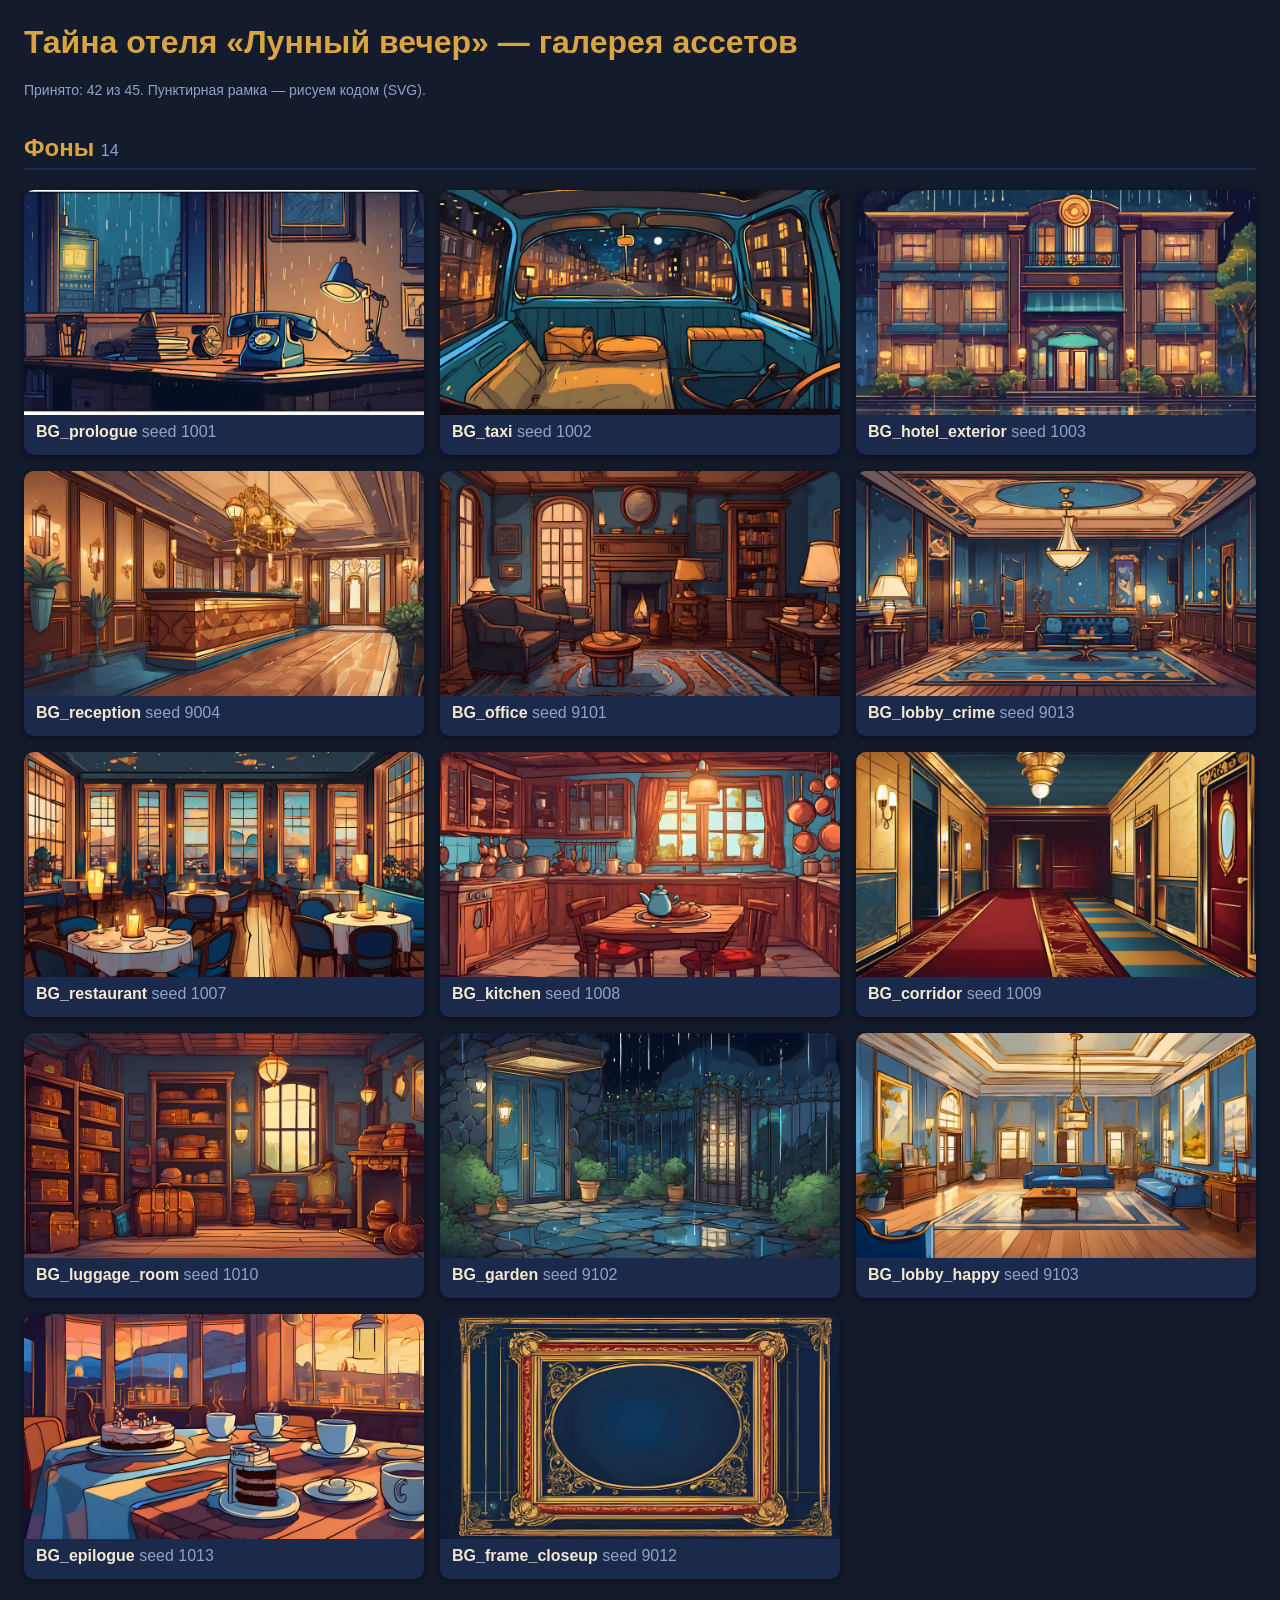
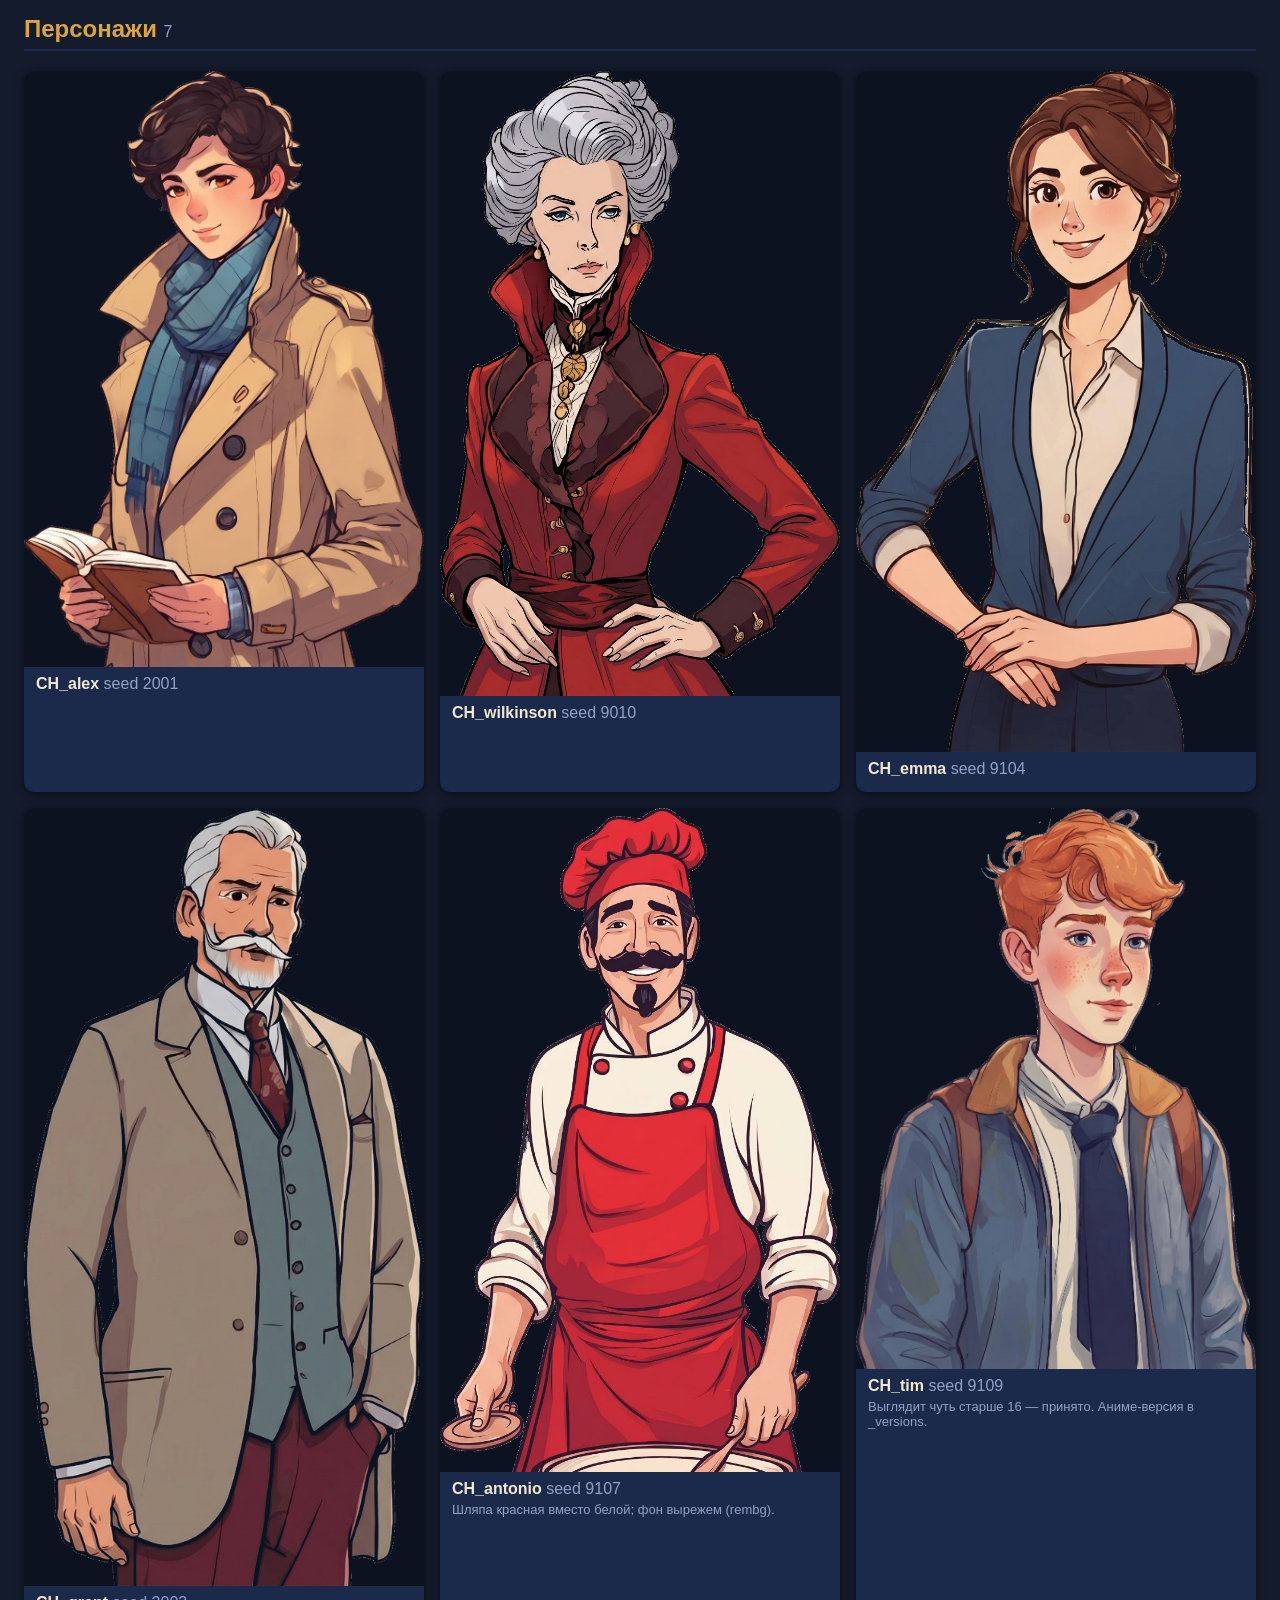
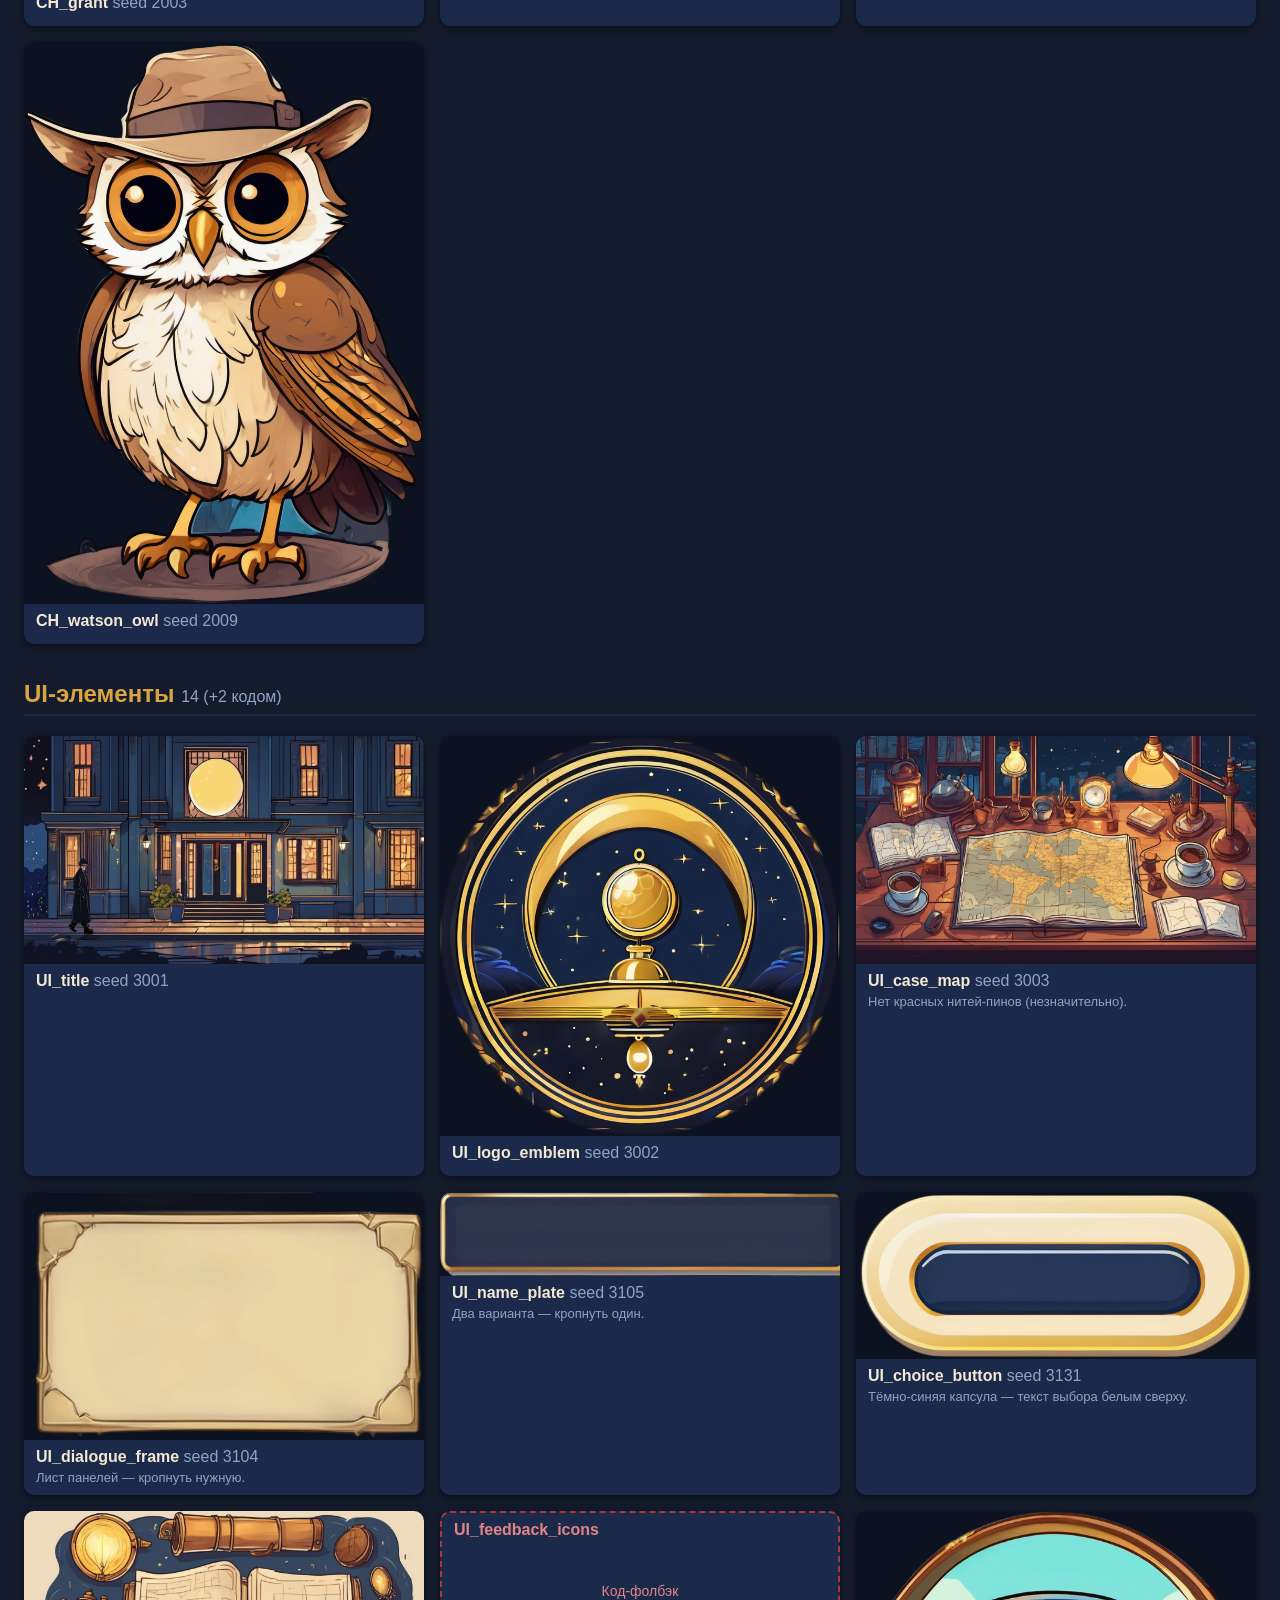
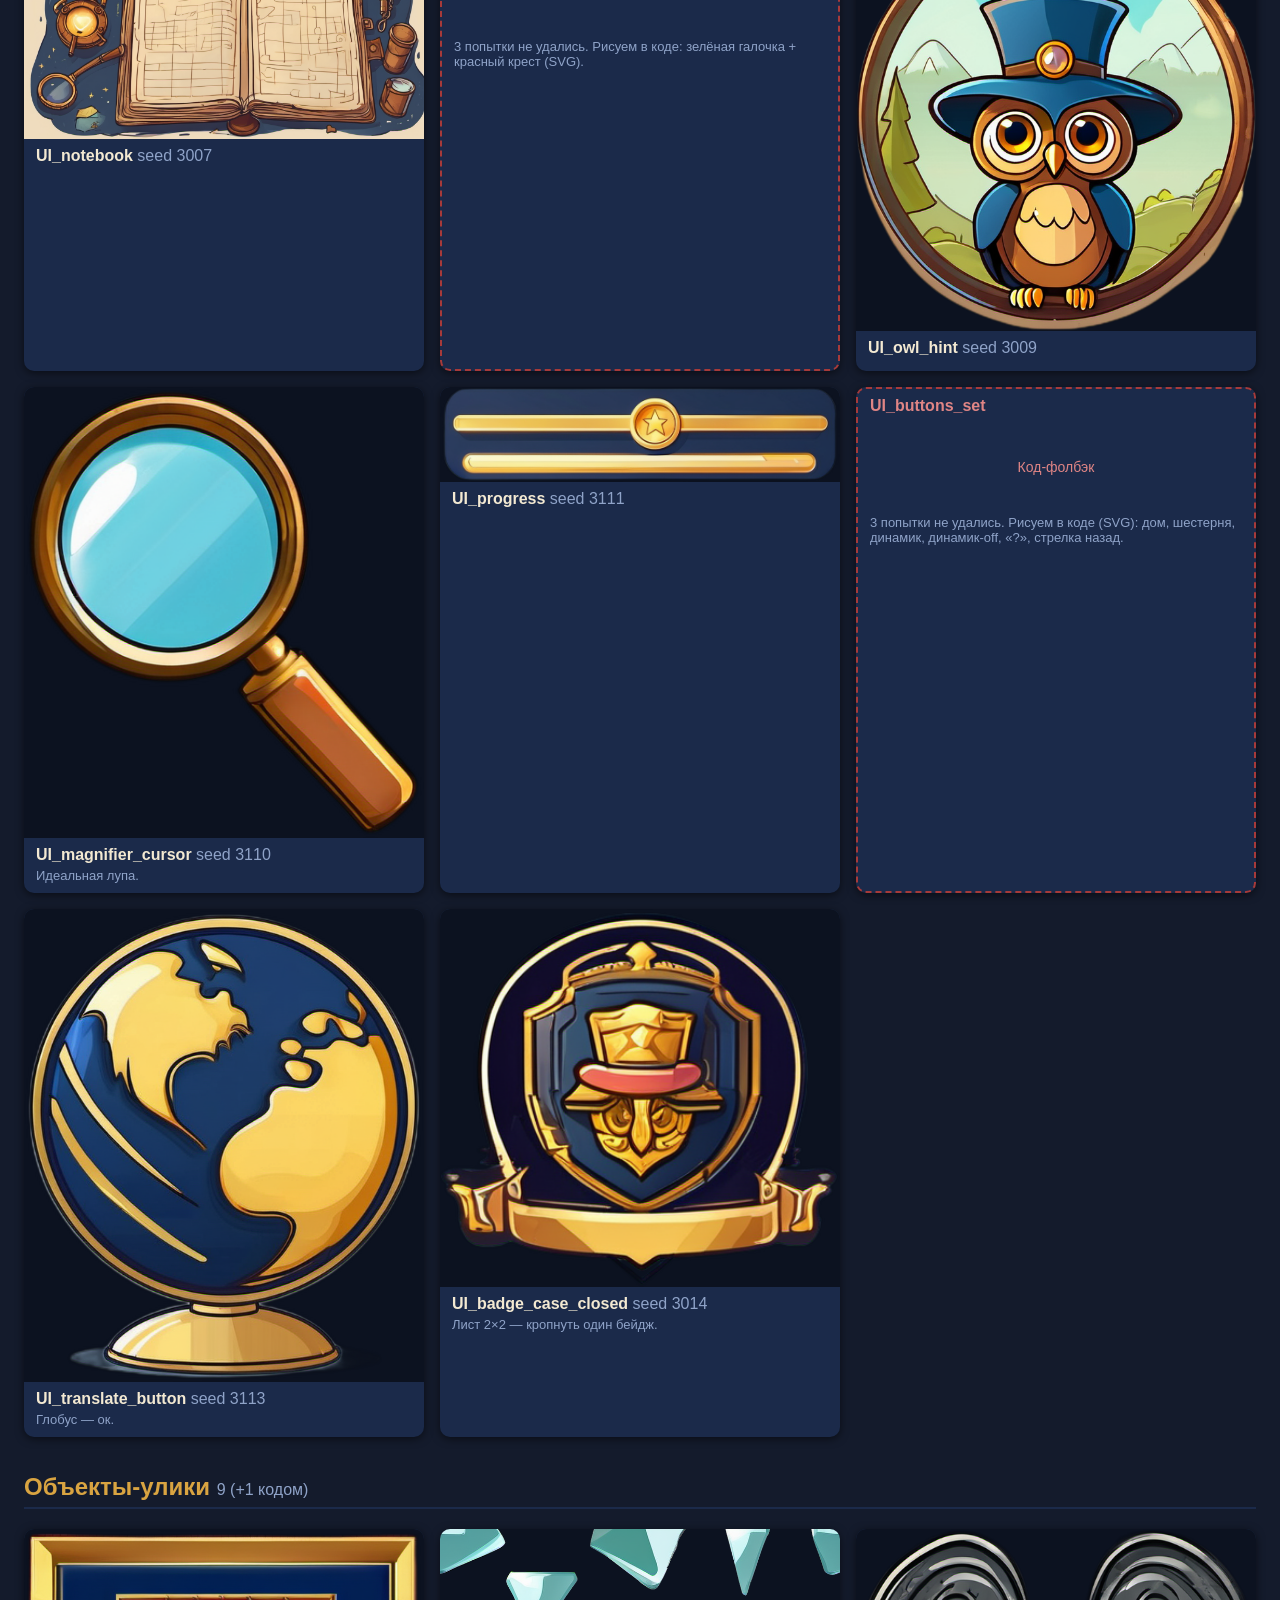
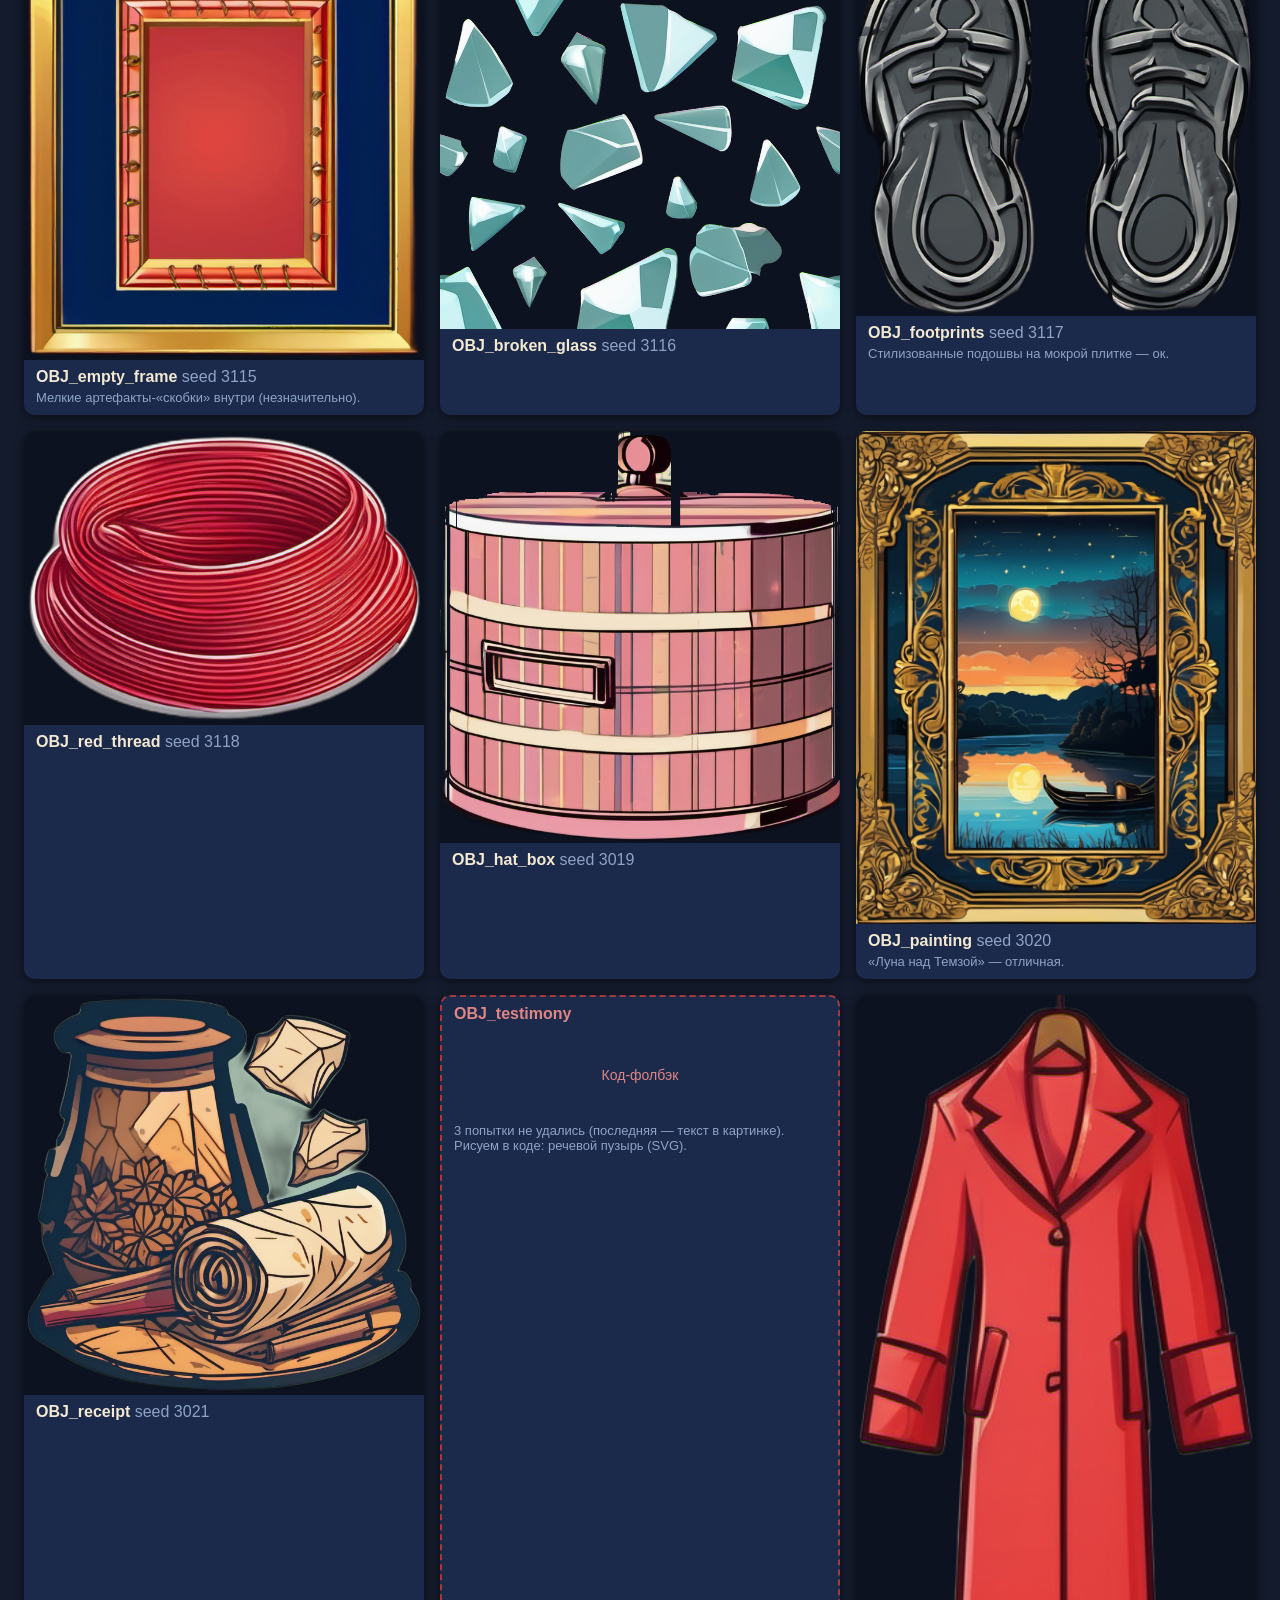
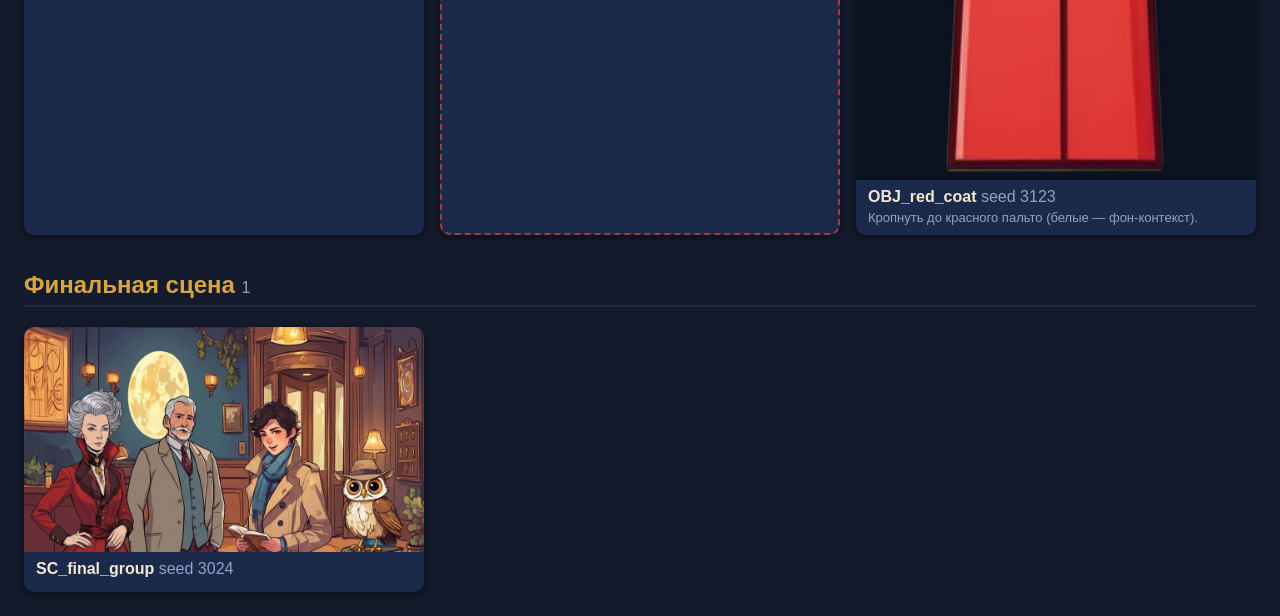
<file: assets/gallery.html>
<!DOCTYPE html><html lang='ru'><head><meta charset='utf-8'>
<title>Ассеты: Лунный вечер</title><style>
body { background:#141b2c; color:#f3e9d2; font-family:'Segoe UI',sans-serif; margin:24px; }
h1 { color:#d9a441; }
h2 { color:#d9a441; border-bottom:2px solid #1b2a4a; padding-bottom:6px; margin-top:36px; }
.count { color:#8fa3c8; font-size:16px; font-weight:normal; }
.grid { display:grid; grid-template-columns:repeat(auto-fill,minmax(300px,1fr)); gap:16px; }
.card { background:#1b2a4a; border-radius:10px; overflow:hidden; box-shadow:0 2px 8px #0008; }
.card img { width:100%; display:block; background:#0c1220; }
.cap { padding:8px 12px 4px; font-weight:600; color:#f3e9d2; }
.note { padding:0 12px 10px; font-size:13px; color:#8fa3c8; }
.fallback { border:2px dashed #a63a3a; }
.fallback .cap { color:#e08585; }
.fallback .big { padding:40px 12px; text-align:center; color:#e08585; font-size:14px; }
.legend { color:#8fa3c8; font-size:14px; }
</style></head><body>
<h1>Тайна отеля «Лунный вечер» — галерея ассетов</h1>
<p class='legend'>Принято: 42 из 45. Пунктирная рамка — рисуем кодом (SVG).</p>
<h2>Фоны <span class='count'>14</span></h2>
<div class='grid'>
<div class='card'><img src='BG_prologue.png' loading='lazy' alt='BG_prologue'><div class='cap'>BG_prologue <span class='count'>seed 1001</span></div><div class='note'></div></div>
<div class='card'><img src='BG_taxi.png' loading='lazy' alt='BG_taxi'><div class='cap'>BG_taxi <span class='count'>seed 1002</span></div><div class='note'></div></div>
<div class='card'><img src='BG_hotel_exterior.png' loading='lazy' alt='BG_hotel_exterior'><div class='cap'>BG_hotel_exterior <span class='count'>seed 1003</span></div><div class='note'></div></div>
<div class='card'><img src='BG_reception.png' loading='lazy' alt='BG_reception'><div class='cap'>BG_reception <span class='count'>seed 9004</span></div><div class='note'></div></div>
<div class='card'><img src='BG_office.png' loading='lazy' alt='BG_office'><div class='cap'>BG_office <span class='count'>seed 9101</span></div><div class='note'></div></div>
<div class='card'><img src='BG_lobby_crime.png' loading='lazy' alt='BG_lobby_crime'><div class='cap'>BG_lobby_crime <span class='count'>seed 9013</span></div><div class='note'></div></div>
<div class='card'><img src='BG_restaurant.png' loading='lazy' alt='BG_restaurant'><div class='cap'>BG_restaurant <span class='count'>seed 1007</span></div><div class='note'></div></div>
<div class='card'><img src='BG_kitchen.png' loading='lazy' alt='BG_kitchen'><div class='cap'>BG_kitchen <span class='count'>seed 1008</span></div><div class='note'></div></div>
<div class='card'><img src='BG_corridor.png' loading='lazy' alt='BG_corridor'><div class='cap'>BG_corridor <span class='count'>seed 1009</span></div><div class='note'></div></div>
<div class='card'><img src='BG_luggage_room.png' loading='lazy' alt='BG_luggage_room'><div class='cap'>BG_luggage_room <span class='count'>seed 1010</span></div><div class='note'></div></div>
<div class='card'><img src='BG_garden.png' loading='lazy' alt='BG_garden'><div class='cap'>BG_garden <span class='count'>seed 9102</span></div><div class='note'></div></div>
<div class='card'><img src='BG_lobby_happy.png' loading='lazy' alt='BG_lobby_happy'><div class='cap'>BG_lobby_happy <span class='count'>seed 9103</span></div><div class='note'></div></div>
<div class='card'><img src='BG_epilogue.png' loading='lazy' alt='BG_epilogue'><div class='cap'>BG_epilogue <span class='count'>seed 1013</span></div><div class='note'></div></div>
<div class='card'><img src='BG_frame_closeup.png' loading='lazy' alt='BG_frame_closeup'><div class='cap'>BG_frame_closeup <span class='count'>seed 9012</span></div><div class='note'></div></div>
</div>
<h2>Персонажи <span class='count'>7</span></h2>
<div class='grid'>
<div class='card'><img src='CH_alex.png' loading='lazy' alt='CH_alex'><div class='cap'>CH_alex <span class='count'>seed 2001</span></div><div class='note'></div></div>
<div class='card'><img src='CH_wilkinson.png' loading='lazy' alt='CH_wilkinson'><div class='cap'>CH_wilkinson <span class='count'>seed 9010</span></div><div class='note'></div></div>
<div class='card'><img src='CH_emma.png' loading='lazy' alt='CH_emma'><div class='cap'>CH_emma <span class='count'>seed 9104</span></div><div class='note'></div></div>
<div class='card'><img src='CH_grant.png' loading='lazy' alt='CH_grant'><div class='cap'>CH_grant <span class='count'>seed 2003</span></div><div class='note'></div></div>
<div class='card'><img src='CH_antonio.png' loading='lazy' alt='CH_antonio'><div class='cap'>CH_antonio <span class='count'>seed 9107</span></div><div class='note'>Шляпа красная вместо белой; фон вырежем (rembg).</div></div>
<div class='card'><img src='CH_tim.png' loading='lazy' alt='CH_tim'><div class='cap'>CH_tim <span class='count'>seed 9109</span></div><div class='note'>Выглядит чуть старше 16 — принято. Аниме-версия в _versions.</div></div>
<div class='card'><img src='CH_watson_owl.png' loading='lazy' alt='CH_watson_owl'><div class='cap'>CH_watson_owl <span class='count'>seed 2009</span></div><div class='note'></div></div>
</div>
<h2>UI-элементы <span class='count'>14 (+2 кодом)</span></h2>
<div class='grid'>
<div class='card'><img src='UI_title.png' loading='lazy' alt='UI_title'><div class='cap'>UI_title <span class='count'>seed 3001</span></div><div class='note'></div></div>
<div class='card'><img src='UI_logo_emblem.png' loading='lazy' alt='UI_logo_emblem'><div class='cap'>UI_logo_emblem <span class='count'>seed 3002</span></div><div class='note'></div></div>
<div class='card'><img src='UI_case_map.png' loading='lazy' alt='UI_case_map'><div class='cap'>UI_case_map <span class='count'>seed 3003</span></div><div class='note'>Нет красных нитей-пинов (незначительно).</div></div>
<div class='card'><img src='UI_dialogue_frame.png' loading='lazy' alt='UI_dialogue_frame'><div class='cap'>UI_dialogue_frame <span class='count'>seed 3104</span></div><div class='note'>Лист панелей — кропнуть нужную.</div></div>
<div class='card'><img src='UI_name_plate.png' loading='lazy' alt='UI_name_plate'><div class='cap'>UI_name_plate <span class='count'>seed 3105</span></div><div class='note'>Два варианта — кропнуть один.</div></div>
<div class='card'><img src='UI_choice_button.png' loading='lazy' alt='UI_choice_button'><div class='cap'>UI_choice_button <span class='count'>seed 3131</span></div><div class='note'>Тёмно-синяя капсула — текст выбора белым сверху.</div></div>
<div class='card'><img src='UI_notebook.png' loading='lazy' alt='UI_notebook'><div class='cap'>UI_notebook <span class='count'>seed 3007</span></div><div class='note'></div></div>
<div class='card fallback'><div class='cap'>UI_feedback_icons</div><div class='big'>Код-фолбэк</div><div class='note'>3 попытки не удались. Рисуем в коде: зелёная галочка + красный крест (SVG).</div></div>
<div class='card'><img src='UI_owl_hint.png' loading='lazy' alt='UI_owl_hint'><div class='cap'>UI_owl_hint <span class='count'>seed 3009</span></div><div class='note'></div></div>
<div class='card'><img src='UI_magnifier_cursor.png' loading='lazy' alt='UI_magnifier_cursor'><div class='cap'>UI_magnifier_cursor <span class='count'>seed 3110</span></div><div class='note'>Идеальная лупа.</div></div>
<div class='card'><img src='UI_progress.png' loading='lazy' alt='UI_progress'><div class='cap'>UI_progress <span class='count'>seed 3111</span></div><div class='note'></div></div>
<div class='card fallback'><div class='cap'>UI_buttons_set</div><div class='big'>Код-фолбэк</div><div class='note'>3 попытки не удались. Рисуем в коде (SVG): дом, шестерня, динамик, динамик-off, «?», стрелка назад.</div></div>
<div class='card'><img src='UI_translate_button.png' loading='lazy' alt='UI_translate_button'><div class='cap'>UI_translate_button <span class='count'>seed 3113</span></div><div class='note'>Глобус — ок.</div></div>
<div class='card'><img src='UI_badge_case_closed.png' loading='lazy' alt='UI_badge_case_closed'><div class='cap'>UI_badge_case_closed <span class='count'>seed 3014</span></div><div class='note'>Лист 2×2 — кропнуть один бейдж.</div></div>
</div>
<h2>Объекты-улики <span class='count'>9 (+1 кодом)</span></h2>
<div class='grid'>
<div class='card'><img src='OBJ_empty_frame.png' loading='lazy' alt='OBJ_empty_frame'><div class='cap'>OBJ_empty_frame <span class='count'>seed 3115</span></div><div class='note'>Мелкие артефакты-«скобки» внутри (незначительно).</div></div>
<div class='card'><img src='OBJ_broken_glass.png' loading='lazy' alt='OBJ_broken_glass'><div class='cap'>OBJ_broken_glass <span class='count'>seed 3116</span></div><div class='note'></div></div>
<div class='card'><img src='OBJ_footprints.png' loading='lazy' alt='OBJ_footprints'><div class='cap'>OBJ_footprints <span class='count'>seed 3117</span></div><div class='note'>Стилизованные подошвы на мокрой плитке — ок.</div></div>
<div class='card'><img src='OBJ_red_thread.png' loading='lazy' alt='OBJ_red_thread'><div class='cap'>OBJ_red_thread <span class='count'>seed 3118</span></div><div class='note'></div></div>
<div class='card'><img src='OBJ_hat_box.png' loading='lazy' alt='OBJ_hat_box'><div class='cap'>OBJ_hat_box <span class='count'>seed 3019</span></div><div class='note'></div></div>
<div class='card'><img src='OBJ_painting.png' loading='lazy' alt='OBJ_painting'><div class='cap'>OBJ_painting <span class='count'>seed 3020</span></div><div class='note'>«Луна над Темзой» — отличная.</div></div>
<div class='card'><img src='OBJ_receipt.png' loading='lazy' alt='OBJ_receipt'><div class='cap'>OBJ_receipt <span class='count'>seed 3021</span></div><div class='note'></div></div>
<div class='card fallback'><div class='cap'>OBJ_testimony</div><div class='big'>Код-фолбэк</div><div class='note'>3 попытки не удались (последняя — текст в картинке). Рисуем в коде: речевой пузырь (SVG).</div></div>
<div class='card'><img src='OBJ_red_coat.png' loading='lazy' alt='OBJ_red_coat'><div class='cap'>OBJ_red_coat <span class='count'>seed 3123</span></div><div class='note'>Кропнуть до красного пальто (белые — фон-контекст).</div></div>
</div>
<h2>Финальная сцена <span class='count'>1</span></h2>
<div class='grid'>
<div class='card'><img src='SC_final_group.png' loading='lazy' alt='SC_final_group'><div class='cap'>SC_final_group <span class='count'>seed 3024</span></div><div class='note'></div></div>
</div>
</body></html>
</file>
<file: style.css>
:root {
  --navy: #1b2a4a;
  --navy-dark: #131e36;
  --gold: #d9a441;
  --gold-soft: #e8c579;
  --cream: #f3e9d2;
  --red: #a63a3a;
  --ink: #2b2118;
  --ok: #3f8f5a;
  --bad: #b4453c;
}

* { box-sizing: border-box; }

[hidden] { display: none !important; }

html, body {
  margin: 0;
  padding: 0;
  height: 100%;
  background: var(--navy-dark);
  font-family: Georgia, "Times New Roman", serif;
  color: var(--cream);
  overflow: hidden;
}

.screen {
  position: fixed;
  inset: 0;
  overflow: hidden;
}

.bg-img {
  position: absolute;
  inset: 0;
  width: 100%;
  height: 100%;
  object-fit: cover;
}

#bgLayer {
  position: absolute;
  inset: 0;
}

#bg {
  position: absolute;
  inset: 0;
  width: 100%;
  height: 100%;
  object-fit: cover;
}

/* ---------------- title screen ---------------- */

.title-overlay {
  position: absolute;
  inset: 0;
  display: flex;
  flex-direction: column;
  align-items: center;
  justify-content: center;
  text-align: center;
  background: linear-gradient(to bottom, rgba(19, 30, 54, 0.72), rgba(19, 30, 54, 0.35) 45%, rgba(19, 30, 54, 0.82));
  padding: 4vh 4vw;
}

.title-overlay h1 {
  font-size: clamp(28px, 5vw, 64px);
  color: var(--gold-soft);
  margin: 0 0 6px;
  text-shadow: 0 3px 14px rgba(0, 0, 0, 0.65);
  letter-spacing: 0.02em;
}

.subtitle {
  font-size: clamp(14px, 1.6vw, 20px);
  color: var(--cream);
  opacity: 0.92;
  margin: 0 0 4vh;
}

.title-buttons {
  display: flex;
  flex-direction: column;
  gap: 14px;
  align-items: center;
}

.credits {
  position: absolute;
  bottom: 12px;
  font-size: 12px;
  opacity: 0.6;
}

/* ---------------- buttons ---------------- */

.big-btn {
  font-family: inherit;
  font-size: clamp(16px, 1.6vw, 20px);
  color: var(--cream);
  text-shadow: 0 1px 3px rgba(0, 0, 0, 0.55);
  background: linear-gradient(180deg, #33486e 0%, #1f3055 55%, #16233f 100%);
  border: 2.5px solid var(--gold-soft);
  border-radius: 999px;
  box-shadow: 0 0 0 5px #efe2bd, 0 0 0 8px #caa040, 0 6px 16px rgba(0, 0, 0, 0.45);
  cursor: pointer;
  min-width: 260px;
  min-height: 70px;
  padding: 10px 60px;
  display: inline-flex;
  align-items: center;
  justify-content: center;
  transition: transform 0.12s ease, filter 0.12s ease;
}

.big-btn.ghost {
  color: var(--cream);
  background: rgba(27, 42, 74, 0.82);
  border: 2px solid var(--gold);
  border-radius: 12px;
  box-shadow: none;
  padding: 14px 40px;
}

.big-btn.small { padding: 8px 26px; min-width: 120px; min-height: 46px; font-size: 15px; }

.big-btn:hover { transform: translateY(-2px) scale(1.02); filter: brightness(1.06); }

.icon-btn {
  width: 46px;
  height: 46px;
  border-radius: 50%;
  border: 2px solid var(--gold);
  background: rgba(19, 30, 54, 0.85);
  color: var(--gold-soft);
  cursor: pointer;
  display: flex;
  align-items: center;
  justify-content: center;
  overflow: hidden;
  padding: 0;
  transition: transform 0.12s ease;
}

.icon-btn:hover { transform: scale(1.08); }

.icon-btn.on { box-shadow: 0 0 0 3px rgba(217, 164, 65, 0.55); }
.icon-btn.off { opacity: 0.35; }

.img-btn img {
  width: 100%;
  height: 100%;
  object-fit: cover;
  border-radius: 50%;
}

/* ---------------- topbar ---------------- */

#topbar {
  position: absolute;
  top: 10px;
  left: 12px;
  right: 12px;
  display: flex;
  align-items: center;
  gap: 12px;
  z-index: 30;
}

#chapterLabel {
  background: rgba(19, 30, 54, 0.8);
  border: 1px solid rgba(217, 164, 65, 0.6);
  border-radius: 10px;
  padding: 8px 16px;
  font-size: clamp(12px, 1.3vw, 16px);
  color: var(--gold-soft);
  letter-spacing: 0.04em;
}

.topbar-right {
  margin-left: auto;
  display: flex;
  gap: 10px;
}

/* ---------------- chapter card ---------------- */

#chapterCard {
  position: absolute;
  top: 50%;
  left: 50%;
  transform: translate(-50%, -50%) scale(0.94);
  font-size: clamp(24px, 3.4vw, 48px);
  color: var(--gold-soft);
  background: rgba(19, 30, 54, 0.85);
  border: 2px solid var(--gold);
  border-radius: 16px;
  padding: 22px 46px;
  opacity: 0;
  pointer-events: none;
  z-index: 40;
  text-shadow: 0 2px 10px rgba(0, 0, 0, 0.7);
  transition: opacity 0.45s ease, transform 0.45s ease;
  text-align: center;
}

#chapterCard.show {
  opacity: 1;
  transform: translate(-50%, -50%) scale(1);
}

/* ---------------- sprites ---------------- */

#sprites {
  position: absolute;
  inset: 0;
  pointer-events: none;
  z-index: 10;
}

.sprite {
  position: absolute;
  bottom: calc(-1 * (var(--bg-overflow, 0px) + 0.6vh));
  height: var(--sprite-h, 74vh);
  filter: drop-shadow(0 8px 24px rgba(0, 0, 0, 0.45));
}

.sprite-left { left: 2vw; }
.sprite-right { right: 2vw; }
.sprite-center { left: 50%; transform: translateX(-50%); height: 46vh; bottom: 4vh; }

.sprite[data-id="CH_alex"] { --sprite-h: 71vh; }
.sprite[data-id="CH_emma"] { --sprite-h: 68vh; }
.sprite[data-id="CH_tim"] { --sprite-h: 75vh; }
.sprite[data-id="CH_grant"] { --sprite-h: 66vh; }
.sprite[data-id="CH_wilkinson"] { --sprite-h: 76vh; }
.sprite[data-id="CH_antonio"] { --sprite-h: 73vh; }

/* ---------------- dialogue ---------------- */

#dialogue {
  position: absolute;
  left: 50%;
  bottom: 18px;
  transform: translateX(-50%);
  width: min(94vw, 1080px);
  min-height: 168px;
  background: url("assets/UI_dialogue_frame.png") center / 100% 100% no-repeat;
  padding: 34px 58px 30px;
  z-index: 25;
}

#nameplate {
  position: absolute;
  top: -26px;
  left: 42px;
  background: url("assets/UI_name_plate.png") center / 100% 100% no-repeat;
  color: var(--gold-soft);
  padding: 8px 54px;
  font-size: clamp(15px, 1.5vw, 20px);
  letter-spacing: 0.06em;
  min-width: 190px;
  text-align: center;
}

#lineText {
  margin: 0;
  color: var(--ink);
  font-size: clamp(16px, 1.7vw, 23px);
  line-height: 1.5;
}

#lineText.narration { font-style: italic; color: #57493a; }

.ru-line {
  margin: 10px 0 0;
  color: #6d5c46;
  font-size: clamp(13px, 1.35vw, 17px);
  font-style: italic;
  border-top: 1px dashed rgba(109, 92, 70, 0.4);
  padding-top: 8px;
}

#btnNext {
  position: absolute;
  right: 34px;
  bottom: 22px;
  width: 44px;
  height: 44px;
  border-radius: 50%;
  border: 2px solid var(--gold);
  background: rgba(27, 42, 74, 0.9);
  color: var(--gold-soft);
  font-size: 18px;
  cursor: pointer;
  animation: pulse 1.4s infinite;
}

@keyframes pulse {
  0%, 100% { transform: translateY(0); }
  50% { transform: translateY(3px); }
}

/* ---------------- choices ---------------- */

#choices {
  position: absolute;
  left: 50%;
  bottom: 216px;
  transform: translateX(-50%);
  width: min(78vw, 840px);
  display: flex;
  flex-direction: column;
  gap: 10px;
  z-index: 26;
}

.choice-btn {
  font-family: inherit;
  font-size: clamp(15px, 1.55vw, 19px);
  color: var(--cream);
  text-shadow: 0 1px 3px rgba(0, 0, 0, 0.55);
  background: linear-gradient(180deg, #33486e 0%, #1f3055 55%, #16233f 100%);
  border: 2.5px solid var(--gold-soft);
  border-radius: 999px;
  box-shadow: 0 0 0 5px #efe2bd, 0 0 0 8px #caa040, 0 6px 16px rgba(0, 0, 0, 0.45);
  cursor: pointer;
  min-height: 60px;
  padding: 9px 46px;
  display: flex;
  flex-direction: column;
  align-items: center;
  justify-content: center;
  gap: 2px;
  transition: transform 0.1s ease, filter 0.1s ease;
}

.choice-btn:hover { transform: scale(1.015); filter: brightness(1.1); }

.choice-ru {
  display: block;
  font-size: 0.78em;
  line-height: 1.2;
  color: #cfc2a0;
  font-style: italic;
}

/* ---------------- hotspots ---------------- */

#hotspots {
  position: absolute;
  inset: 0;
}

#hotspots.searching {
  cursor: url("assets/UI_magnifier_cursor32.png") 12 11, zoom-in;
}

.hotspot {
  position: absolute;
  border: 2px dashed transparent;
  border-radius: 10px;
  transition: border-color 0.15s ease, background 0.15s ease;
}

.hotspot:hover { border-color: rgba(217, 164, 65, 0.85); background: rgba(217, 164, 65, 0.12); }

.hotspot.clue:hover { border-color: var(--gold-soft); }

.hotspot.found {
  border-color: rgba(63, 143, 90, 0.9);
  border-style: solid;
  background: rgba(63, 143, 90, 0.12);
  cursor: default;
}

.found-icon {
  width: 100%;
  height: 100%;
  object-fit: contain;
  filter: drop-shadow(0 4px 10px rgba(0, 0, 0, 0.5));
  animation: pop 0.35s ease;
}

@keyframes pop {
  from { transform: scale(0.4); opacity: 0; }
  to { transform: scale(1); opacity: 1; }
}

/* ---------------- modals / panels ---------------- */

.modal {
  position: fixed;
  inset: 0;
  background: rgba(10, 16, 30, 0.55);
  display: flex;
  align-items: center;
  justify-content: center;
  z-index: 60;
  padding: 20px;
}

#watsonPopup { z-index: 90; }

.modal-card {
  background: linear-gradient(160deg, rgba(27, 42, 74, 0.97), rgba(19, 30, 54, 0.97));
  border: 2px solid var(--gold);
  border-radius: 18px;
  padding: 28px 34px;
  max-width: 640px;
  width: 100%;
  max-height: 86vh;
  overflow-y: auto;
  text-align: center;
  box-shadow: 0 18px 60px rgba(0, 0, 0, 0.6);
}

.modal-card h3 { color: var(--gold-soft); margin-top: 0; font-size: 22px; }

.modal-card p { line-height: 1.55; font-size: 16px; }

.modal-card p.ru { color: #c8bda6; font-size: 14px; font-style: italic; }

.watson-card {
  display: grid;
  grid-template-columns: 120px 1fr;
  gap: 18px;
  text-align: left;
  align-items: center;
}

.watson-card img { width: 120px; border-radius: 50%; border: 3px solid var(--gold); }

.watson-card button { grid-column: 1 / -1; justify-self: center; }

.task-card { text-align: center; max-width: 720px; }

.task-hint { color: #c8bda6; font-size: 14px; font-style: italic; margin-top: 0; }

.task-q { font-size: 19px; color: var(--cream); }

.tf-row {
  display: flex;
  align-items: center;
  justify-content: space-between;
  gap: 14px;
  border-bottom: 1px dashed rgba(217, 164, 65, 0.3);
  padding: 10px 0;
  text-align: left;
}

.tf-row p { margin: 0; font-size: 16px; }

.tf-btns { display: flex; gap: 8px; flex: none; }

.mini-btn {
  font-family: inherit;
  font-size: 15px;
  color: var(--cream);
  background: rgba(19, 30, 54, 0.9);
  border: 1.5px solid var(--gold);
  border-radius: 10px;
  padding: 8px 18px;
  cursor: pointer;
  transition: transform 0.1s ease, background 0.15s ease;
}

.mini-btn:hover { transform: translateY(-1px); background: rgba(27, 42, 74, 0.95); }

.mini-btn.wide { display: block; width: 100%; margin: 8px 0; text-align: left; }

.mini-btn.check { text-align: center; background: rgba(217, 164, 65, 0.92); color: var(--ink); font-weight: bold; margin-top: 14px; }

.mini-btn.ok { border-color: var(--ok); background: rgba(63, 143, 90, 0.35); }

.mini-btn.bad { border-color: var(--bad); background: rgba(180, 69, 60, 0.35); }

.mini-btn.picked { border-color: var(--gold-soft); background: rgba(217, 164, 65, 0.28); }

.order-built, .order-pool {
  display: flex;
  flex-wrap: wrap;
  gap: 8px;
  justify-content: center;
  min-height: 52px;
  padding: 10px;
  border: 1.5px dashed rgba(217, 164, 65, 0.45);
  border-radius: 12px;
  margin-bottom: 10px;
}

.chip {
  font-family: inherit;
  font-size: 15px;
  color: var(--ink);
  background: var(--cream);
  border: none;
  border-radius: 9px;
  padding: 8px 14px;
  cursor: pointer;
}

.chip.built { background: var(--gold-soft); }

.vocab-list { text-align: left; }

.vocab-row {
  display: flex;
  justify-content: space-between;
  border-bottom: 1px dashed rgba(217, 164, 65, 0.3);
  padding: 8px 4px;
  font-size: 17px;
}

.vocab-ru { color: #c8bda6; font-style: italic; }

/* ---------------- notebook side panel ---------------- */

.side-panel {
  position: fixed;
  top: 0;
  right: 0;
  bottom: 0;
  width: min(480px, 92vw);
  background: linear-gradient(160deg, rgba(27, 42, 74, 0.98), rgba(19, 30, 54, 0.98));
  border-left: 2px solid var(--gold);
  z-index: 70;
  padding: 18px 22px;
  overflow-y: auto;
}

.side-head {
  display: flex;
  align-items: center;
  justify-content: space-between;
  margin-bottom: 10px;
}

.side-head h2 { color: var(--gold-soft); font-size: 22px; margin: 0; }

.side-panel h3 { color: var(--gold-soft); margin: 18px 0 8px; }

.clue-row {
  display: flex;
  gap: 14px;
  align-items: center;
  border-bottom: 1px dashed rgba(217, 164, 65, 0.3);
  padding: 10px 0;
}

.clue-row img {
  width: 58px;
  height: 58px;
  object-fit: contain;
  background: rgba(243, 233, 210, 0.08);
  border-radius: 10px;
  flex: none;
}

.clue-row small { color: #a89a80; }

.clue-row .ru { color: #c8bda6; font-style: italic; }

/* ---------------- toast ---------------- */

.toast {
  position: fixed;
  top: 76px;
  left: 50%;
  transform: translateX(-50%);
  background: rgba(19, 30, 54, 0.95);
  border: 2px solid var(--gold);
  border-radius: 12px;
  padding: 12px 26px;
  font-size: 16px;
  z-index: 80;
  max-width: 80vw;
  text-align: center;
  animation: pop 0.3s ease;
}

.toast.good { border-color: var(--ok); }
.toast.info { border-color: var(--gold-soft); }

/* ---------------- end screen ---------------- */

.end-overlay {
  position: absolute;
  inset: 0;
  background: linear-gradient(to bottom, rgba(19, 30, 54, 0.55), rgba(19, 30, 54, 0.88));
  display: flex;
  flex-direction: column;
  align-items: center;
  justify-content: center;
  text-align: center;
  padding: 3vh 4vw;
  gap: 12px;
}

.end-overlay h1 { font-size: clamp(30px, 5vw, 60px); color: var(--gold-soft); margin: 0; text-shadow: 0 3px 14px rgba(0, 0, 0, 0.7); }

.badges {
  display: flex;
  gap: 18px;
  flex-wrap: wrap;
  justify-content: center;
  margin: 2vh 0;
}

.badge {
  background: rgba(27, 42, 74, 0.92);
  border: 2px solid var(--gold);
  border-radius: 16px;
  padding: 14px 18px;
  width: 170px;
  font-size: 14px;
}

.badge img { width: 74px; height: 74px; object-fit: contain; }

.badge.missed { opacity: 0.45; filter: grayscale(0.8); }

.badge small { color: #a89a80; }

.badge .ru { color: #c8bda6; font-style: italic; }

/* ---------------- small screens ---------------- */

@media (max-width: 720px) {
  .sprite { height: calc(var(--sprite-h, 74vh) * 0.78); }
  #dialogue { min-height: 150px; padding: 26px 30px 24px; }
  #nameplate { left: 16px; padding: 6px 30px; }
  #choices { bottom: 190px; width: 92vw; }
  .watson-card { grid-template-columns: 1fr; text-align: center; }
  .watson-card img { justify-self: center; }
  #chapterLabel { display: none; }
}
</file>
